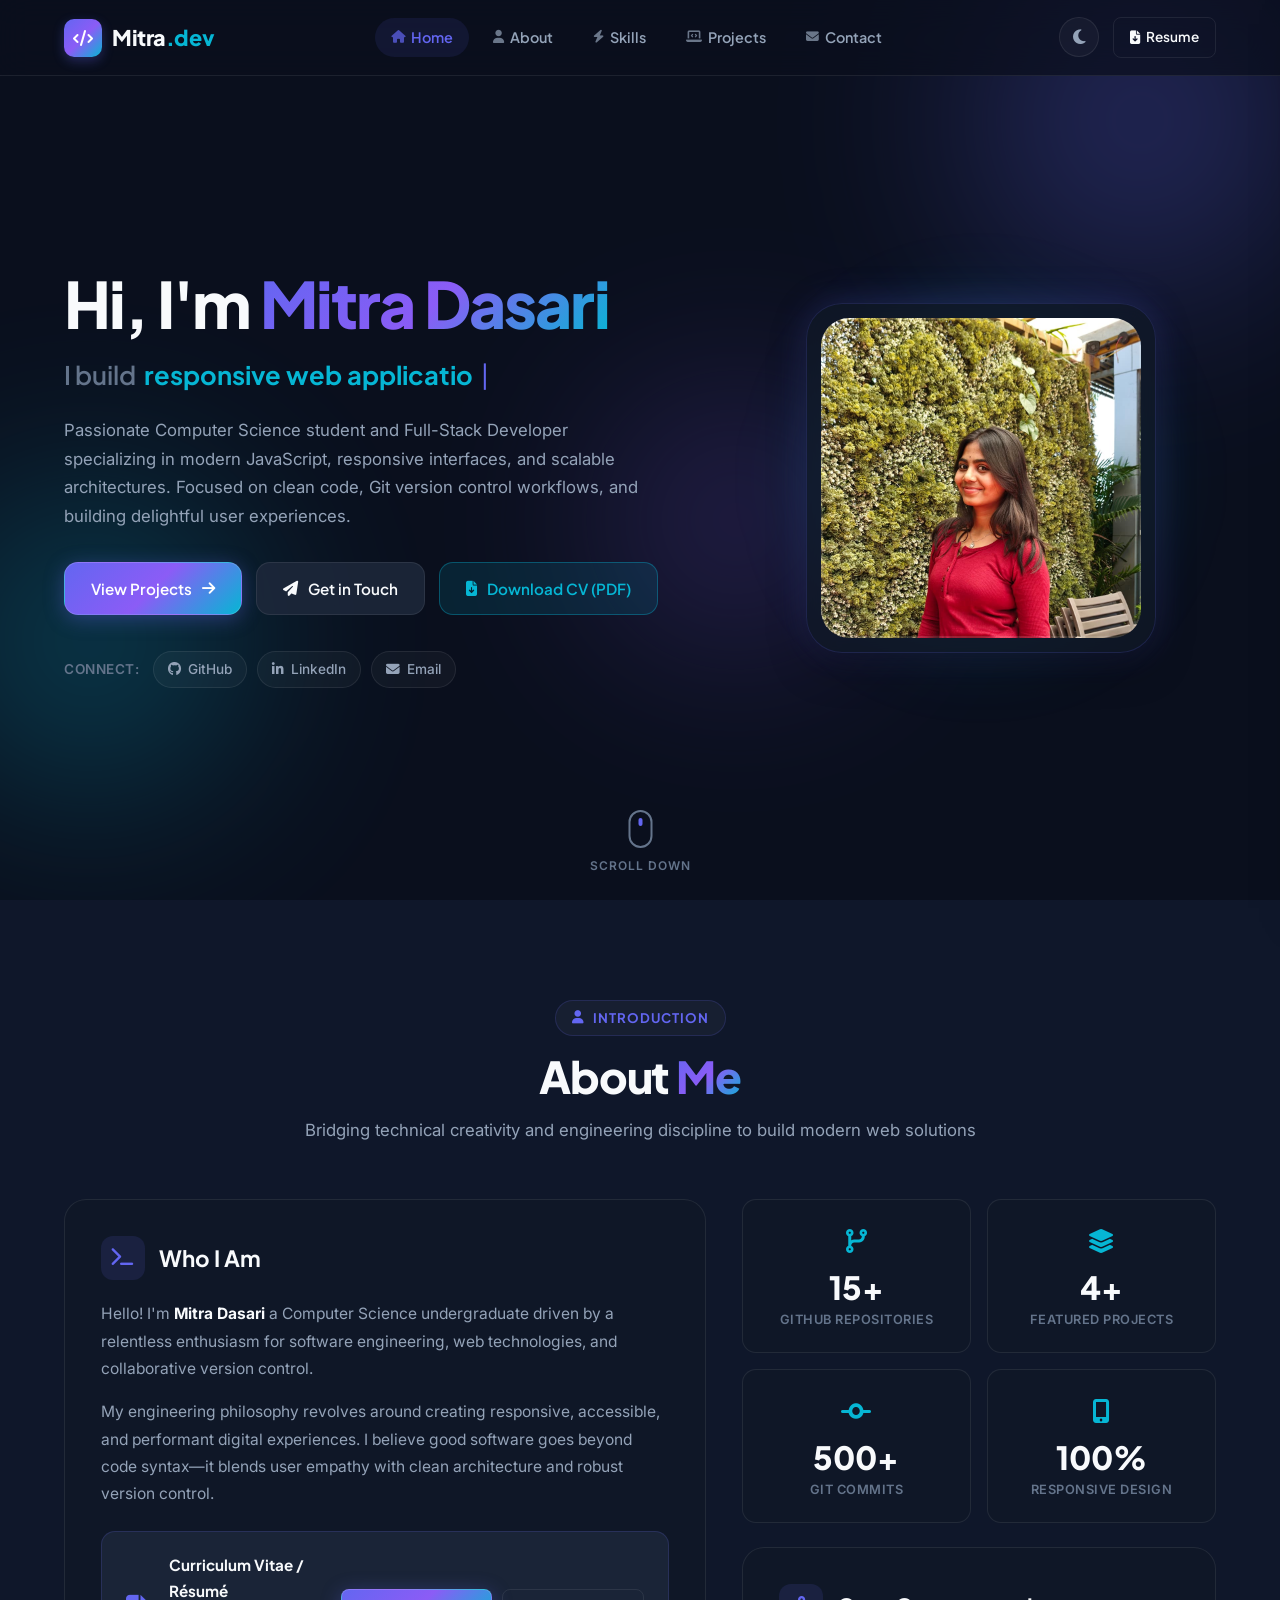
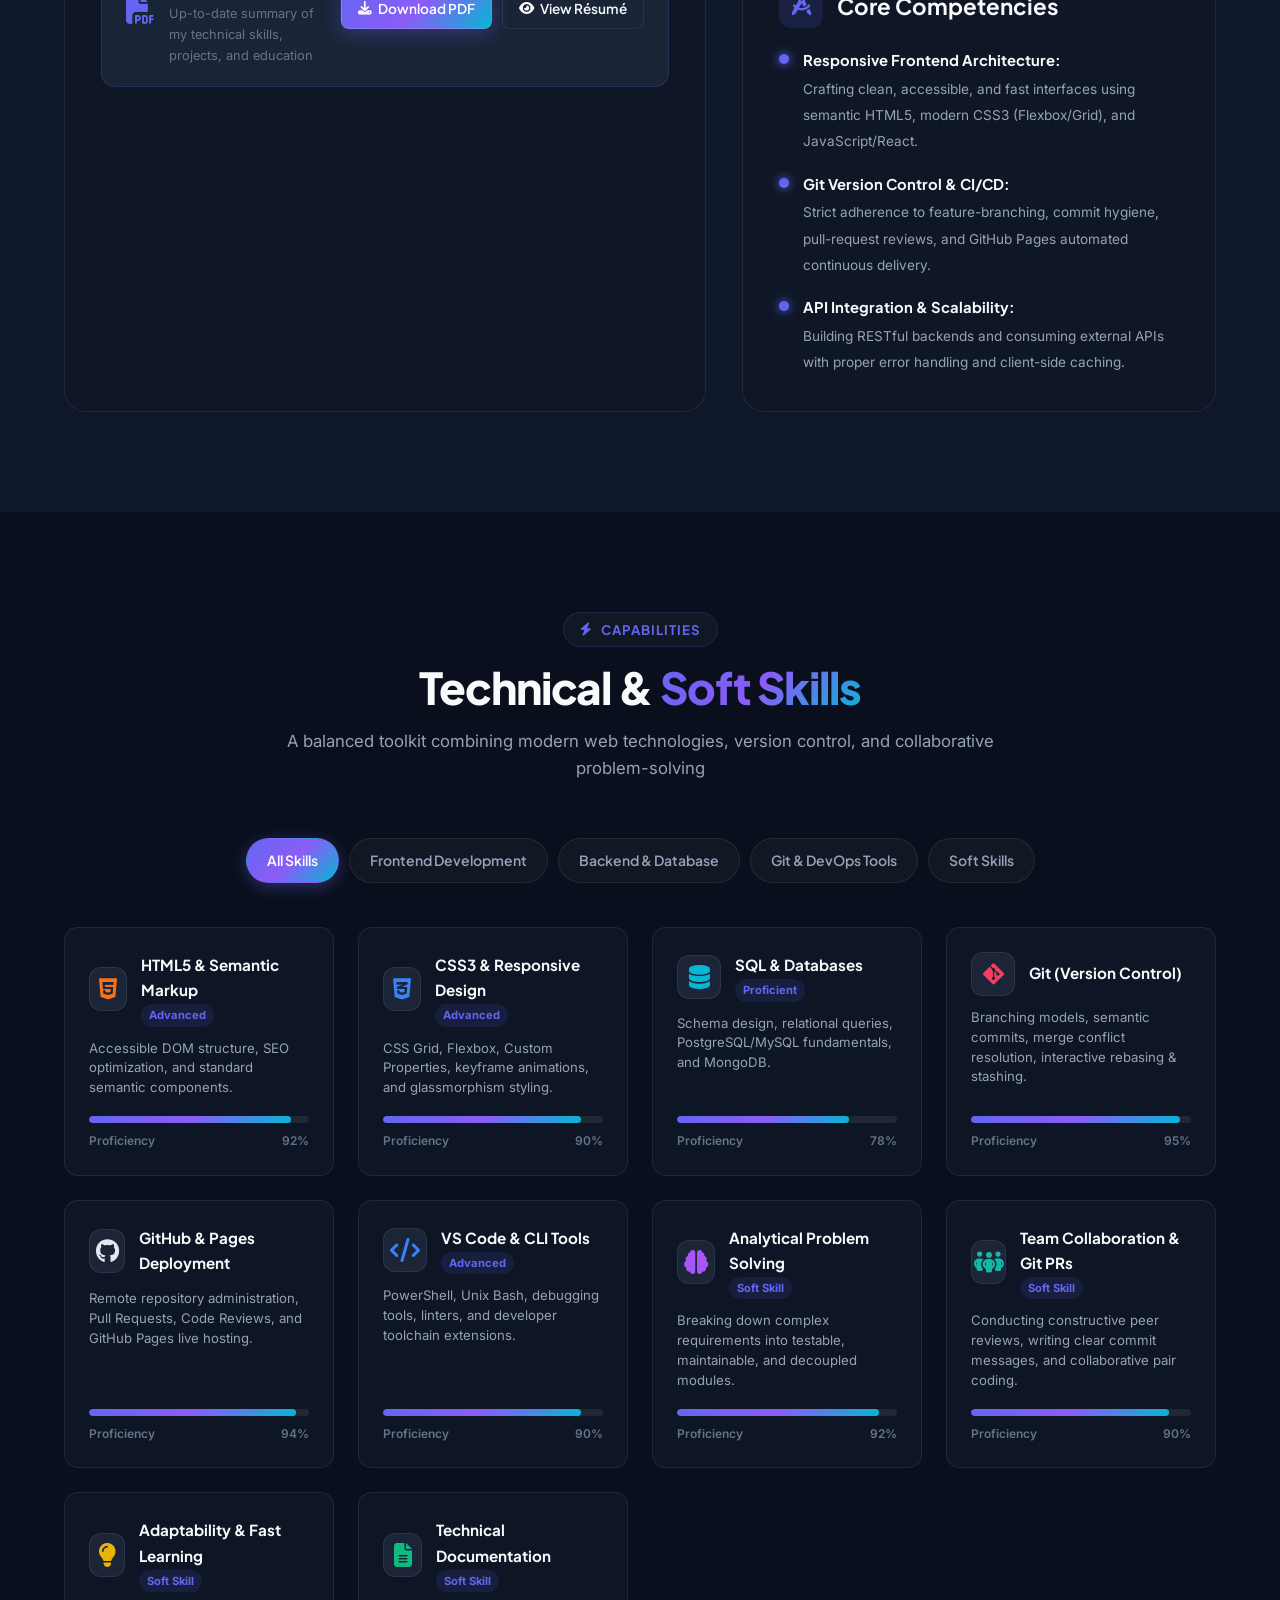
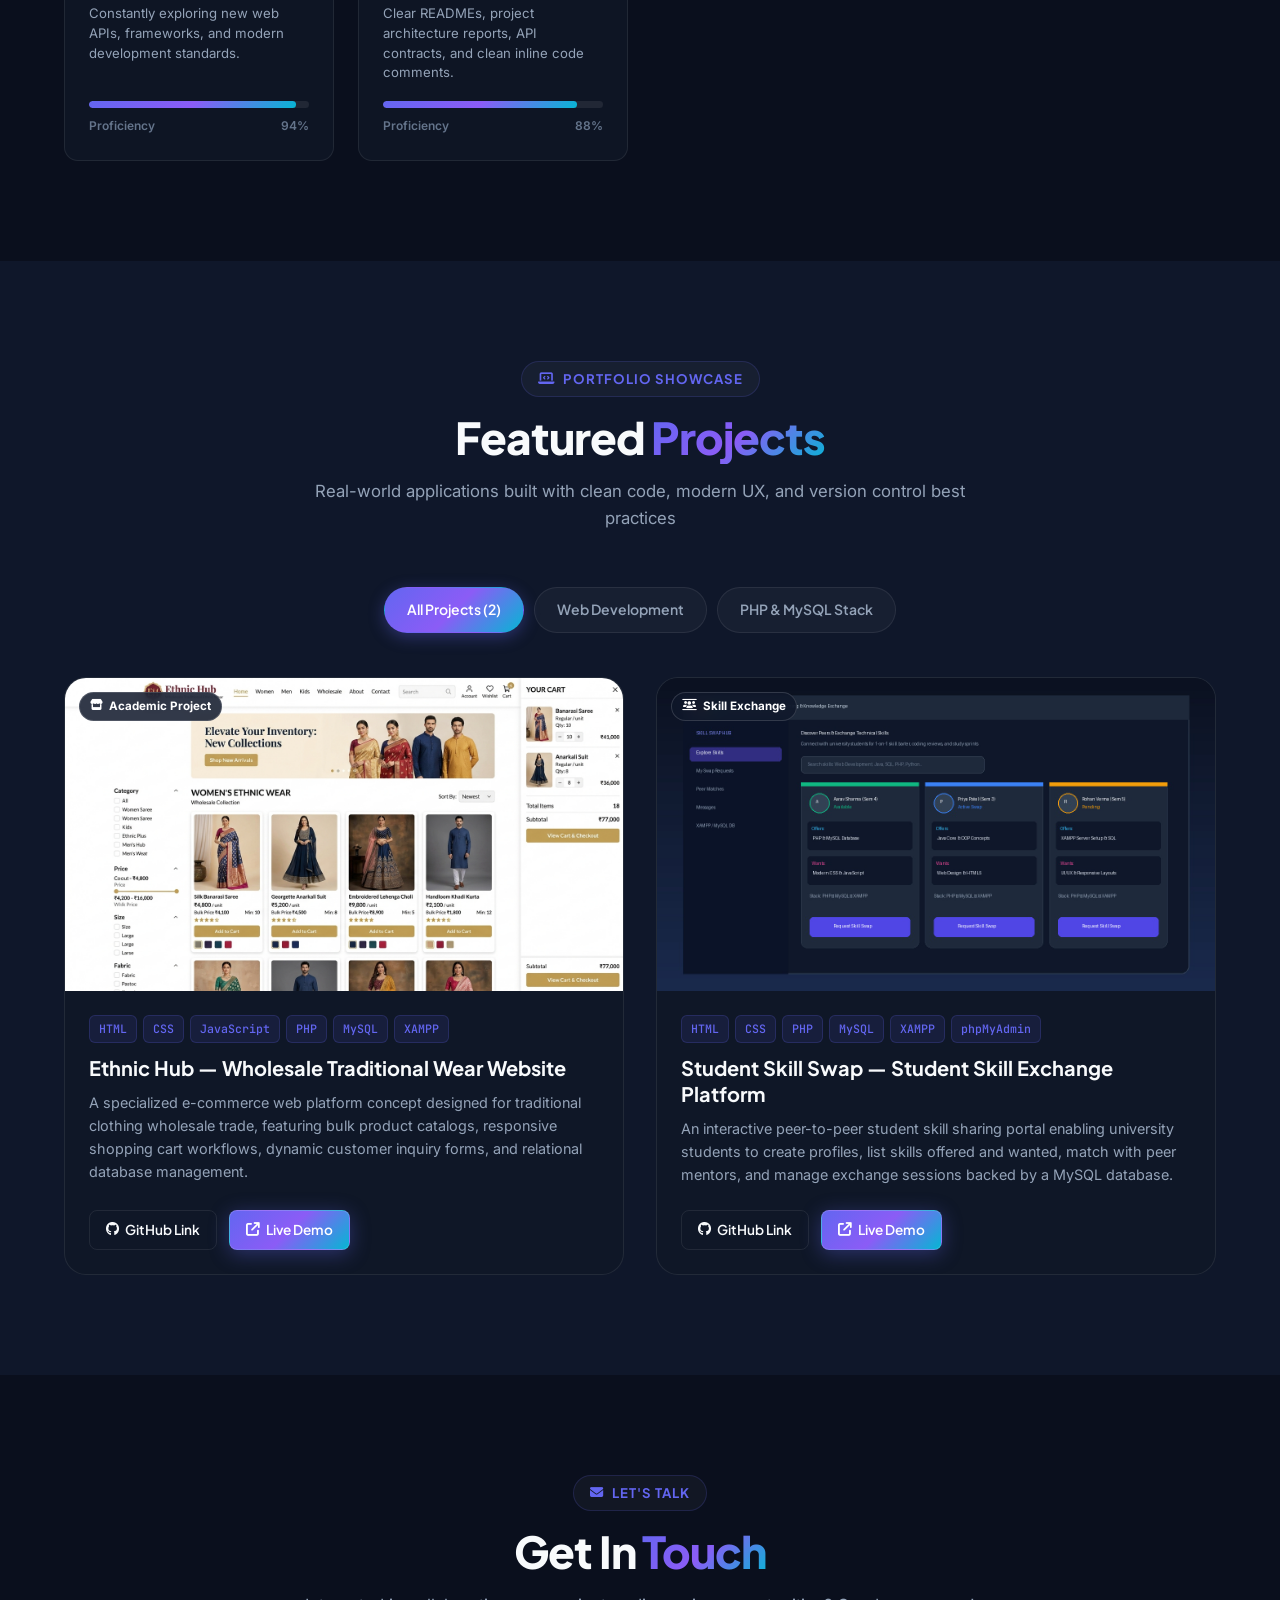
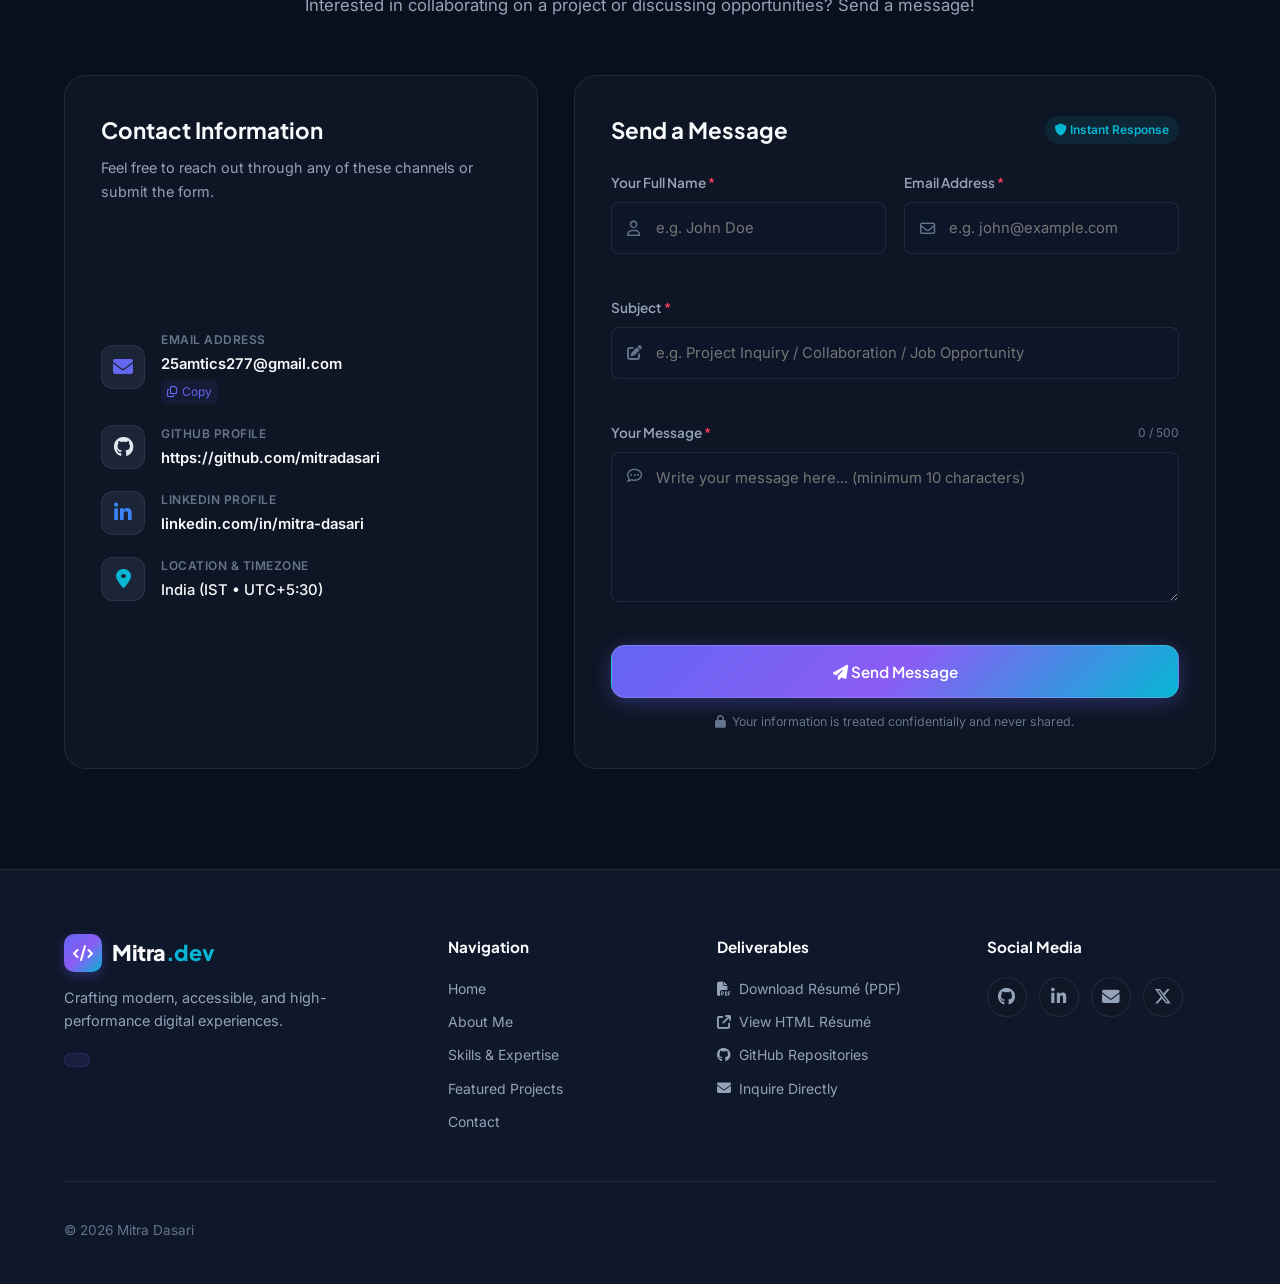
<file: index.html>
<!DOCTYPE html>
<html lang="en" data-theme="dark">
<head>
  <meta charset="UTF-8">
  <meta name="viewport" content="width=device-width, initial-scale=1.0">
  <title>Mitra Dasari | Full-Stack Developer & Software Engineering Portfolio</title>
  
  <!-- SEO Meta Tags -->
  <meta name="description" content="Personal portfolio of Mitra Dasari - Full-Stack Developer & Computer Science Student. Featuring web projects, technical skills in JavaScript, React, Node.js, and Git version control for IT4048.">
  <meta name="keywords" content="Mitra Dasari, Portfolio, Web Developer, Full-Stack Developer, IT4048, Version Control, Git, GitHub Pages, React, JavaScript">
  <meta name="author" content=" Mitra Dasari">
  <meta name="theme-color" content="#0a0f1d">
  
  <!-- Open Graph / Social Cards -->
  <meta property="og:type" content="website">
  <meta property="og:title" content="Mitra Dasari | Portfolio Website">
  <meta property="og:description" content="Explore my projects, technical skills, and resume. Developed for IT4048 Version Control with Git and GitHub.">
  <meta property="og:image" content="assets/images/profile.jpg">
  
  <!-- Favicon -->
  <link rel="icon" type="image/svg+xml" href="assets/images/favicon.svg">
  
  <!-- Google Fonts -->
  <link rel="preconnect" href="https://fonts.googleapis.com">
  <link rel="preconnect" href="https://fonts.gstatic.com" crossorigin>
  <link href="https://fonts.googleapis.com/css2?family=Inter:wght@300;400;500;600;700&family=Plus+Jakarta+Sans:wght@500;600;700;800&family=JetBrains+Mono:wght@400;500&display=swap" rel="stylesheet">
  
  <!-- Font Awesome 6 Icons -->
  <link rel="stylesheet" href="https://cdnjs.cloudflare.com/ajax/libs/font-awesome/6.5.1/css/all.min.css" integrity="sha512-DTOQO9RWCH3ppGqcWaEA1BIZOC6xxalwEsw9c2QQeAIftl+Vegovlnee1c9QX4TctnWMn13TZye+giMm8e2LwA==" crossorigin="anonymous" referrerpolicy="no-referrer" />
  
  <!-- Stylesheet -->
  <link rel="stylesheet" href="style.css">
</head>
<body>

  <!-- Top Navigation Bar -->
  <header class="header" id="header">
    <div class="nav-container">
      <a href="#home" class="logo" id="site-logo" aria-label="Mitra Dasari">
        <span class="logo-icon"><i class="fa-solid fa-code"></i></span>
        <span class="logo-text">Mitra<span class="logo-highlight">.dev</span></span>
      </a>

      <!-- Desktop Navigation Menu -->
      <nav class="nav-menu" id="nav-menu" aria-label="Main Navigation">
        <ul class="nav-list">
          <li class="nav-item"><a href="#home" class="nav-link active" id="nav-home"><i class="fa-solid fa-house nav-icon"></i> Home</a></li>
          <li class="nav-item"><a href="#about" class="nav-link" id="nav-about"><i class="fa-solid fa-user nav-icon"></i> About</a></li>
          <li class="nav-item"><a href="#skills" class="nav-link" id="nav-skills"><i class="fa-solid fa-bolt nav-icon"></i> Skills</a></li>
          <li class="nav-item"><a href="#projects" class="nav-link" id="nav-projects"><i class="fa-solid fa-laptop-code nav-icon"></i> Projects</a></li>
          <li class="nav-item"><a href="#contact" class="nav-link" id="nav-contact"><i class="fa-solid fa-envelope nav-icon"></i> Contact</a></li>
        </ul>
      </nav>

      <!-- Nav Actions (Theme Toggle, Resume Button, Mobile Hamburger) -->
      <div class="nav-actions">
        <!-- Theme Toggle Button -->
        <button class="theme-toggle" id="theme-toggle" aria-label="Toggle dark/light theme" title="Toggle theme">
          <i class="fa-solid fa-moon theme-icon-dark" id="theme-icon"></i>
        </button>

        <!-- Resume Download CTA in Header -->
        <a href="resume.pdf" download="Mitra_Dasari_Resume.pdf" class="btn btn-sm btn-outline header-resume-btn" id="header-resume-download" title="Download PDF Resume">
          <i class="fa-solid fa-file-arrow-down"></i>
          <span>Resume</span>
        </a>

        <!-- Mobile Menu Toggle Button -->
        <button class="hamburger" id="hamburger-btn" aria-label="Toggle mobile menu" aria-expanded="false">
          <span class="bar"></span>
          <span class="bar"></span>
          <span class="bar"></span>
        </button>
      </div>
    </div>
  </header>

  <!-- Mobile Navigation Drawer Overlay -->
  <div class="mobile-drawer-overlay" id="mobile-drawer-overlay"></div>
  <aside class="mobile-drawer" id="mobile-drawer" aria-label="Mobile Navigation">
    <div class="mobile-drawer-header">
      <div class="logo">
        <span class="logo-icon"><i class="fa-solid fa-code"></i></span>
        <span class="logo-text">Mitra<span class="logo-highlight">.dev</span></span>
      </div>
      <button class="mobile-close-btn" id="mobile-close-btn" aria-label="Close menu">
        <i class="fa-solid fa-xmark"></i>
      </button>
    </div>
    <ul class="mobile-nav-list">
      <li><a href="#home" class="mobile-nav-link active"><i class="fa-solid fa-house"></i> Home</a></li>
      <li><a href="#about" class="mobile-nav-link"><i class="fa-solid fa-user"></i> About Me</a></li>
      <li><a href="#skills" class="mobile-nav-link"><i class="fa-solid fa-bolt"></i> Skills & Stack</a></li>
      <li><a href="#projects" class="mobile-nav-link"><i class="fa-solid fa-laptop-code"></i> Projects</a></li>
      <li><a href="#contact" class="mobile-nav-link"><i class="fa-solid fa-envelope"></i> Contact</a></li>
    </ul>
    <div class="mobile-drawer-footer">
      <a href="resume.pdf" download="Mitra_Dasari_Resume.pdf" class="btn btn-primary btn-block">
        <i class="fa-solid fa-file-arrow-down"></i> Download Resume (PDF)
      </a>
      <div class="mobile-socials">
        <a href="https://github.com/mitradasari" target="_blank" rel="noopener noreferrer" aria-label="GitHub"><i class="fa-brands fa-github"></i></a>
        <a href="https://linkedin.com/in/mitra-dasari" target="_blank" rel="noopener noreferrer" aria-label="LinkedIn"><i class="fa-brands fa-linkedin-in"></i></a>
        <a href="mailto:mitradasari232@gmail.com" aria-label="Email"><i class="fa-solid fa-envelope"></i></a>
      </div>
    </div>
  </aside>

  <main id="main">
    <!-- SECTION 1: HOME / HERO -->
    <section class="hero-section" id="home">
      <!-- Background Decorative Blobs -->
      <div class="glow-orb orb-1"></div>
      <div class="glow-orb orb-2"></div>
      <div class="glow-orb orb-3"></div>

      <div class="container hero-container">
        <!-- Hero Text Content -->
        <div class="hero-content">
          <div>
            <span ></span>
          </div>

          <h1 class="hero-title">
            Hi, I'm <span class="gradient-text">Mitra Dasari</span>
          </h1>

          <div class="hero-tagline-wrapper">
            <span class="tagline-prefix">I build</span>
            <span class="typing-text" id="typing-text">responsive web applications</span>
            <span class="typing-cursor">|</span>
          </div>

          <p class="hero-description">
            Passionate Computer Science student and Full-Stack Developer specializing in modern JavaScript, responsive interfaces, and scalable architectures. Focused on clean code, Git version control workflows, and building delightful user experiences.
          </p>

          <!-- Action Buttons -->
          <div class="hero-actions">
            <a href="#projects" class="btn btn-primary" id="hero-btn-projects">
              <span>View Projects</span>
              <i class="fa-solid fa-arrow-right"></i>
            </a>
            <a href="#contact" class="btn btn-secondary" id="hero-btn-contact">
              <i class="fa-solid fa-paper-plane"></i>
              <span>Get in Touch</span>
            </a>
            <!-- Working Resume Download Button -->
            <a href="resume.pdf" download="Mitra_Dasari_Resume.pdf" class="btn btn-accent" id="hero-resume-download" title="Download PDF Resume">
              <i class="fa-solid fa-file-arrow-down"></i>
              <span>Download CV (PDF)</span>
            </a>
          </div>

          <!-- Social Quick Links -->
          <div class="hero-socials">
            <span class="socials-label">Connect:</span>
            <a href="https://github.com/mitradasari" target="_blank" rel="noopener noreferrer" class="social-chip" aria-label="GitHub Profile" title="GitHub">
              <i class="fa-brands fa-github"></i>
              <span>GitHub</span>
            </a>
            <a href="https://linkedin.com/in/mitra-dasari" target="_blank" rel="noopener noreferrer" class="social-chip" aria-label="LinkedIn Profile" title="LinkedIn">
              <i class="fa-brands fa-linkedin-in"></i>
              <span>LinkedIn</span>
            </a>
            <a href="mailto:mitradasari232@gmail.com" class="social-chip" aria-label="Direct Email" title="Email">
              <i class="fa-solid fa-envelope"></i>
              <span>Email</span>
            </a>
          </div>
        </div>

        <!-- Hero Visual / Photo Card -->
        <div class="hero-visual">
          <div class="profile-card-glow"></div>
          <div class="profile-card">
            <div class="profile-image-wrapper">
              <img src="assets/images/profile.jpg" alt="Portrait photo of Mitra Dasari" class="profile-img" id="hero-profile-img" loading="eager">
              <div class="profile-border-ring"></div>
            </div>

            <!-- Floating Badge 1: Git & GitHub
            <div class="floating-badge badge-top-right">
              <i class="fa-brands fa-git-alt text-git"></i>
              <div class="badge-text">
                <span class="badge-title">Git & GitHub</span>
                <span class="badge-subtitle">IT4048 Certified</span>
              </div>
            </div> -->

            <!-- Floating Badge 2: Full Stack -->
            <!-- <div class="floating-badge badge-bottom-left">
              <i class="fa-solid fa-layer-group text-accent"></i>
              <div class="badge-text">
                <span class="badge-title">Full-Stack</span>
                <span class="badge-subtitle">JS • React • Node</span>
              </div>
            </div> -->

            <!-- Floating Badge 3: GitHub Pages Live -->
            <!-- <div class="floating-badge badge-bottom-right">
              <i class="fa-solid fa-cloud-arrow-up text-cyan"></i>
              <div class="badge-text">
                <span class="badge-title">GitHub Pages</span>
                <span class="badge-subtitle">Live Deployed</span>
              </div>
            </div> -->
          </div>
        </div>
      </div>

      <!-- Scroll Indicator -->
      <a href="#about" class="scroll-indicator" aria-label="Scroll to About section">
        <span class="mouse-icon">
          <span class="wheel"></span>
        </span>
        <span class="scroll-text">Scroll Down</span>
      </a>
    </section>

    <!-- SECTION 2: ABOUT -->
    <section class="section about-section" id="about">
      <div class="container">
        <!-- Section Header -->
        <div class="section-header">
          <span class="section-tag"><i class="fa-solid fa-user"></i> Introduction</span>
          <h2 class="section-title">About <span class="gradient-text">Me</span></h2>
          <p class="section-subtitle">Bridging technical creativity and engineering discipline to build modern web solutions</p>
        </div>

        <div class="about-grid">
          <!-- Left Column: Biography & Background -->
          <div class="about-card bio-card">
            <div class="card-icon-header">
              <div class="icon-circle"><i class="fa-solid fa-terminal"></i></div>
              <h3>Who I Am</h3>
            </div>
            <p class="about-text">
              Hello! I'm <strong>Mitra Dasari </strong> a Computer Science undergraduate driven by a relentless enthusiasm for software engineering, web technologies, and collaborative version control.
            </p>
            <p class="about-text">
              My engineering philosophy revolves around creating responsive, accessible, and performant digital experiences. I believe good software goes beyond code syntax—it blends user empathy with clean architecture and robust version control.
            </p>
            

             
            <!-- <div class="course-highlight-box">
              <div class="course-badge"><i class="fa-solid fa-graduation-cap"></i> Course IT4048 Mini Project</div>
              <div class="course-info">
                <span><strong>Subject:</strong> IT4048 Version Control with Git and GitHub</span>
                <span><strong>Objective:</strong> Responsive Personal Portfolio with Live GitHub Pages Deployment</span>
              </div>
            </div> -->

            <!-- Resume Action Buttons Box -->
            <div class="about-resume-box">
              <div class="resume-box-text">
                <i class="fa-solid fa-file-pdf text-accent"></i>
                <div>
                  <strong>Curriculum Vitae / Résumé</strong>
                  <p>Up-to-date summary of my technical skills, projects, and education</p>
                </div>
              </div>
              <div class="resume-box-actions">
                <a href="resume.pdf" download="Mitra_Dasari_Resume.pdf" class="btn btn-primary btn-sm" id="about-resume-download">
                  <i class="fa-solid fa-download"></i> Download PDF
                </a>
                <button class="btn btn-outline btn-sm" id="view-resume-modal-btn">
                  <i class="fa-solid fa-eye"></i> View Résumé
                </button>
              </div>
            </div>
          </div>

          <!-- Right Column: Key Pillars & Live Metrics -->
          <div class="about-stats-container">
            <!-- Metric Cards -->
            <div class="stats-grid">
              <div class="stat-card">
                <div class="stat-icon"><i class="fa-solid fa-code-branch"></i></div>
                <div class="stat-number" data-count="15">15+</div>
                <div class="stat-label">GitHub Repositories</div>
              </div>
              <div class="stat-card">
                <div class="stat-icon"><i class="fa-solid fa-layer-group"></i></div>
                <div class="stat-number" data-count="4">4+</div>
                <div class="stat-label">Featured Projects</div>
              </div>
              <div class="stat-card">
                <div class="stat-icon"><i class="fa-solid fa-code-commit"></i></div>
                <div class="stat-number" data-count="500">500+</div>
                <div class="stat-label">Git Commits</div>
              </div>
              <div class="stat-card">
                <div class="stat-icon"><i class="fa-solid fa-mobile-screen-button"></i></div>
                <div class="stat-number">100%</div>
                <div class="stat-label">Responsive Design</div>
              </div>
            </div>

            <!-- Pillars / What I Focus On -->
            <div class="about-card pillars-card">
              <div class="card-icon-header">
                <div class="icon-circle"><i class="fa-solid fa-compass-drafting"></i></div>
                <h3>Core Competencies</h3>
              </div>
              <div class="pillars-list">
                <div class="pillar-item">
                  <div class="pillar-dot"></div>
                  <div>
                    <strong>Responsive Frontend Architecture:</strong>
                    <span>Crafting clean, accessible, and fast interfaces using semantic HTML5, modern CSS3 (Flexbox/Grid), and JavaScript/React.</span>
                  </div>
                </div>
                <div class="pillar-item">
                  <div class="pillar-dot"></div>
                  <div>
                    <strong>Git Version Control & CI/CD:</strong>
                    <span>Strict adherence to feature-branching, commit hygiene, pull-request reviews, and GitHub Pages automated continuous delivery.</span>
                  </div>
                </div>
                <div class="pillar-item">
                  <div class="pillar-dot"></div>
                  <div>
                    <strong>API Integration & Scalability:</strong>
                    <span>Building RESTful backends and consuming external APIs with proper error handling and client-side caching.</span>
                  </div>
                </div>
              </div>
            </div>
          </div>
        </div>
      </div>
    </section>

    <!-- SECTION 3: SKILLS -->
    <section class="section skills-section" id="skills">
      <div class="container">
        <!-- Section Header -->
        <div class="section-header">
          <span class="section-tag"><i class="fa-solid fa-bolt"></i> Capabilities</span>
          <h2 class="section-title">Technical & <span class="gradient-text">Soft Skills</span></h2>
          <p class="section-subtitle">A balanced toolkit combining modern web technologies, version control, and collaborative problem-solving</p>
        </div>

        <!-- Skill Filter Tabs -->
        <div class="skills-filter-nav" role="tablist" aria-label="Skills Category Filter">
          <button class="filter-tab active" data-filter="all" role="tab" aria-selected="true">All Skills</button>
          <button class="filter-tab" data-filter="frontend" role="tab" aria-selected="false">Frontend Development</button>
          <button class="filter-tab" data-filter="backend" role="tab" aria-selected="false">Backend & Database</button>
          <button class="filter-tab" data-filter="git-tools" role="tab" aria-selected="false">Git & DevOps Tools</button>
          <button class="filter-tab" data-filter="soft" role="tab" aria-selected="false">Soft Skills</button>
        </div>

        <!-- Skills Grid Container -->
        <div class="skills-grid" id="skills-grid">
          <!-- FRONTEND SKILLS -->
          <div class="skill-card" data-category="frontend">
            <div class="skill-card-top">
              <div class="skill-icon-box text-orange"><i class="fa-brands fa-html5"></i></div>
              <div class="skill-details">
                <span class="skill-name">HTML5 & Semantic Markup</span>
                <span class="skill-level-badge">Advanced</span>
              </div>
            </div>
            <p class="skill-desc">Accessible DOM structure, SEO optimization, and standard semantic components.</p>
            <div class="progress-bar-container">
              <div class="progress-bar-fill" data-progress="92%"></div>
            </div>
            <div class="progress-info">
              <span>Proficiency</span>
              <span class="progress-percent">92%</span>
            </div>
          </div>

          <div class="skill-card" data-category="frontend">
            <div class="skill-card-top">
              <div class="skill-icon-box text-blue"><i class="fa-brands fa-css3-alt"></i></div>
              <div class="skill-details">
                <span class="skill-name">CSS3 & Responsive Design</span>
                <span class="skill-level-badge">Advanced</span>
              </div>
            </div>
            <p class="skill-desc">CSS Grid, Flexbox, Custom Properties, keyframe animations, and glassmorphism styling.</p>
            <div class="progress-bar-container">
              <div class="progress-bar-fill" data-progress="90%"></div>
            </div>
            <div class="progress-info">
              <span>Proficiency</span>
              <span class="progress-percent">90%</span>
            </div>
          </div>

          


          <!-- BACKEND & DATABASE -->
          

          

          <div class="skill-card" data-category="backend">
            <div class="skill-card-top">
              <div class="skill-icon-box text-cyan"><i class="fa-solid fa-database"></i></div>
              <div class="skill-details">
                <span class="skill-name">SQL & Databases</span>
                <span class="skill-level-badge">Proficient</span>
              </div>
            </div>
            <p class="skill-desc">Schema design, relational queries, PostgreSQL/MySQL fundamentals, and MongoDB.</p>
            <div class="progress-bar-container">
              <div class="progress-bar-fill" data-progress="78%"></div>
            </div>
            <div class="progress-info">
              <span>Proficiency</span>
              <span class="progress-percent">78%</span>
            </div>
          </div>

          <!-- GIT & DEVOPS TOOLS (SUBJECT FOCUS) -->
          <div class="skill-card" data-category="git-tools">
            <div class="skill-card-top">
              <div class="skill-icon-box text-git"><i class="fa-brands fa-git-alt"></i></div>
              <div class="skill-details">
                <span class="skill-name">Git (Version Control)</span>
                <span"><i></i></span>
              </div>
            </div>
            <p class="skill-desc">Branching models, semantic commits, merge conflict resolution, interactive rebasing & stashing.</p>
            <div class="progress-bar-container">
              <div class="progress-bar-fill" data-progress="95%"></div>
            </div>
            <div class="progress-info">
              <span>Proficiency</span>
              <span class="progress-percent">95%</span>
            </div>
          </div>

          <div class="skill-card" data-category="git-tools">
            <div class="skill-card-top">
              <div class="skill-icon-box text-light"><i class="fa-brands fa-github"></i></div>
              <div class="skill-details">
                <span class="skill-name">GitHub & Pages Deployment</span>
                <span><i></i></span>
              </div>
            </div>
            <p class="skill-desc">Remote repository administration, Pull Requests, Code Reviews, and GitHub Pages live hosting.</p>
            <div class="progress-bar-container">
              <div class="progress-bar-fill" data-progress="94%"></div>
            </div>
            <div class="progress-info">
              <span>Proficiency</span>
              <span class="progress-percent">94%</span>
            </div>
          </div>

          <div class="skill-card" data-category="git-tools">
            <div class="skill-card-top">
              <div class="skill-icon-box text-blue"><i class="fa-solid fa-code"></i></div>
              <div class="skill-details">
                <span class="skill-name">VS Code & CLI Tools</span>
                <span class="skill-level-badge">Advanced</span>
              </div>
            </div>
            <p class="skill-desc">PowerShell, Unix Bash, debugging tools, linters, and developer toolchain extensions.</p>
            <div class="progress-bar-container">
              <div class="progress-bar-fill" data-progress="90%"></div>
            </div>
            <div class="progress-info">
              <span>Proficiency</span>
              <span class="progress-percent">90%</span>
            </div>
          </div>

          <!-- SOFT SKILLS -->
          <div class="skill-card" data-category="soft">
            <div class="skill-card-top">
              <div class="skill-icon-box text-purple"><i class="fa-solid fa-brain"></i></div>
              <div class="skill-details">
                <span class="skill-name">Analytical Problem Solving</span>
                <span class="skill-level-badge">Soft Skill</span>
              </div>
            </div>
            <p class="skill-desc">Breaking down complex requirements into testable, maintainable, and decoupled modules.</p>
            <div class="progress-bar-container">
              <div class="progress-bar-fill" data-progress="92%"></div>
            </div>
            <div class="progress-info">
              <span>Proficiency</span>
              <span class="progress-percent">92%</span>
            </div>
          </div>

          <div class="skill-card" data-category="soft">
            <div class="skill-card-top">
              <div class="skill-icon-box text-teal"><i class="fa-solid fa-people-group"></i></div>
              <div class="skill-details">
                <span class="skill-name">Team Collaboration & Git PRs</span>
                <span class="skill-level-badge">Soft Skill</span>
              </div>
            </div>
            <p class="skill-desc">Conducting constructive peer reviews, writing clear commit messages, and collaborative pair coding.</p>
            <div class="progress-bar-container">
              <div class="progress-bar-fill" data-progress="90%"></div>
            </div>
            <div class="progress-info">
              <span>Proficiency</span>
              <span class="progress-percent">90%</span>
            </div>
          </div>

          <div class="skill-card" data-category="soft">
            <div class="skill-card-top">
              <div class="skill-icon-box text-yellow"><i class="fa-solid fa-lightbulb"></i></div>
              <div class="skill-details">
                <span class="skill-name">Adaptability & Fast Learning</span>
                <span class="skill-level-badge">Soft Skill</span>
              </div>
            </div>
            <p class="skill-desc">Constantly exploring new web APIs, frameworks, and modern development standards.</p>
            <div class="progress-bar-container">
              <div class="progress-bar-fill" data-progress="94%"></div>
            </div>
            <div class="progress-info">
              <span>Proficiency</span>
              <span class="progress-percent">94%</span>
            </div>
          </div>

          <div class="skill-card" data-category="soft">
            <div class="skill-card-top">
              <div class="skill-icon-box text-green"><i class="fa-solid fa-file-lines"></i></div>
              <div class="skill-details">
                <span class="skill-name">Technical Documentation</span>
                <span class="skill-level-badge">Soft Skill</span>
              </div>
            </div>
            <p class="skill-desc">Clear READMEs, project architecture reports, API contracts, and clean inline code comments.</p>
            <div class="progress-bar-container">
              <div class="progress-bar-fill" data-progress="88%"></div>
            </div>
            <div class="progress-info">
              <span>Proficiency</span>
              <span class="progress-percent">88%</span>
            </div>
          </div>
        </div>
      </div>
    </section>

    <!-- SECTION 4: PROJECTS -->
    <section class="section projects-section" id="projects">
      <div class="container">
        <!-- Section Header -->
        <div class="section-header">
          <span class="section-tag"><i class="fa-solid fa-laptop-code"></i> Portfolio Showcase</span>
          <h2 class="section-title">Featured <span class="gradient-text">Projects</span></h2>
          <p class="section-subtitle">Real-world applications built with clean code, modern UX, and version control best practices</p>
        </div>

        <!-- Project Filter Buttons -->
        <div class="project-filter-nav" role="tablist" aria-label="Project Category Filter">
          <button class="project-filter-btn active" data-filter="all">All Projects (2)</button>
          <button class="project-filter-btn" data-filter="web">Web Development</button>
          <button class="project-filter-btn" data-filter="fullstack">PHP & MySQL Stack</button>
        </div>

        <!-- Projects Grid -->
        <div class="projects-grid" id="projects-grid">
          
          <!-- PROJECT 1: Ethnic Hub -->
          <article class="project-card" data-category="web" id="project-ethnichub">
            <div class="project-media">
              <img src="assets/images/project-ethnichub.jpg" alt="Ethnic Hub Wholesale Traditional Wear Website Preview" class="project-img" loading="lazy">
              <div class="project-overlay">
                <button class="btn btn-sm btn-light open-modal-btn" data-project="ethnichub" aria-label="Quick View Ethnic Hub project">
                  <i class="fa-solid fa-expand"></i> Quick Details
                </button>
              </div>
              <span class="project-badge"><i class="fa-solid fa-store"></i> Academic Project</span>
            </div>
            <div class="project-body">
              <div class="project-tags">
                <span class="tech-tag">HTML</span>
                <span class="tech-tag">CSS</span>
                <span class="tech-tag">JavaScript</span>
                <span class="tech-tag">PHP</span>
                <span class="tech-tag">MySQL</span>
                <span class="tech-tag">XAMPP</span>
              </div>
              <h3 class="project-title">Ethnic Hub — Wholesale Traditional Wear Website</h3>
              <p class="project-desc">
                A specialized e-commerce web platform concept designed for traditional clothing wholesale trade, featuring bulk product catalogs, responsive shopping cart workflows, dynamic customer inquiry forms, and relational database management.
              </p>
              <div class="project-footer">
                <a href="https://github.com/mitradasari/ethnichub" target="_blank" rel="noopener noreferrer" class="btn btn-outline btn-sm" aria-label="Ethnic Hub GitHub Repository">
                  <i class="fa-brands fa-github"></i> GitHub Link
                </a>
                <a href="https://mitradasari.github.io/ethnichub/" target="_blank" rel="noopener noreferrer" class="btn btn-primary btn-sm" aria-label="Ethnic Hub Live Demo">
                  <i class="fa-solid fa-arrow-up-right-from-square"></i> Live Demo
                </a>
              </div>
            </div>
          </article>

          <!-- PROJECT 2: Student Skill Swap -->
          <article class="project-card" data-category="fullstack" id="project-studentskillswap">
            <div class="project-media">
              <img src="assets/images/project-studentskillswap.jpg" alt="Student Skill Swap Platform Preview" class="project-img" loading="lazy">
              <div class="project-overlay">
                <button class="btn btn-sm btn-light open-modal-btn" data-project="studentskillswap" aria-label="Quick View Student Skill Swap project">
                  <i class="fa-solid fa-expand"></i> Quick Details
                </button>
              </div>
              <span class="project-badge"><i class="fa-solid fa-users-between-lines"></i> Skill Exchange</span>
            </div>
            <div class="project-body">
              <div class="project-tags">
                <span class="tech-tag">HTML</span>
                <span class="tech-tag">CSS</span>
                <span class="tech-tag">PHP</span>
                <span class="tech-tag">MySQL</span>
                <span class="tech-tag">XAMPP</span>
                <span class="tech-tag">phpMyAdmin</span>
              </div>
              <h3 class="project-title">Student Skill Swap — Student Skill Exchange Platform</h3>
              <p class="project-desc">
                An interactive peer-to-peer student skill sharing portal enabling university students to create profiles, list skills offered and wanted, match with peer mentors, and manage exchange sessions backed by a MySQL database.
              </p>
              <div class="project-footer">
                <a href="https://github.com/mitradasari/skill-exchange" target="_blank" rel="noopener noreferrer" class="btn btn-outline btn-sm" aria-label="Student Skill Swap GitHub Repository">
                  <i class="fa-brands fa-github"></i> GitHub Link
                </a>
                <a href="https://mitradasari.github.io/student-skill-swap" target="_blank" rel="noopener noreferrer" class="btn btn-primary btn-sm" aria-label="Student Skill Swap Live Demo">
                  <i class="fa-solid fa-arrow-up-right-from-square"></i> Live Demo
                </a>
              </div>
            </div>
          </article>

        </div>
      </div>
    </section>

    <!-- SECTION 5: CONTACT -->
    <section class="section contact-section" id="contact">
      <div class="container">
        <!-- Section Header -->
        <div class="section-header">
          <span class="section-tag"><i class="fa-solid fa-envelope"></i> Let's Talk</span>
          <h2 class="section-title">Get In <span class="gradient-text">Touch</span></h2>
          <p class="section-subtitle">Interested in collaborating on a project or discussing opportunities? Send a message!</p>
        </div>

        <div class="contact-wrapper">
          <!-- Left Column: Contact Cards & Socials -->
          <div class="contact-sidebar">
            <div class="contact-info-card">
              <div class="info-card-header">
                <h3>Contact Information</h3>
                <p>Feel free to reach out through any of these channels or submit the form.</p>
              </div>

              <div class="info-items-list">
                <!-- Email Item -->
                <div class="info-item">
                  <div class="info-icon text-indigo"><i class="fa-solid fa-envelope"></i></div>
                  <div class="info-details">
                    <span class="info-label">Email Address</span>
                    <a href="mailto:25amtics277@gmail.com" class="info-link" id="email-link">25amtics277@gmail.com</a>
                    <button class="copy-btn" id="copy-email-btn" title="Copy email address" aria-label="Copy email">
                      <i class="fa-regular fa-copy"></i> <span>Copy</span>
                    </button>
                  </div>
                </div>

                <!-- GitHub Item -->
                <div class="info-item">
                  <div class="info-icon text-light"><i class="fa-brands fa-github"></i></div>
                  <div class="info-details">
                    <span class="info-label">GitHub Profile</span>
                    <a href="https://github.com/mitradasari" target="_blank" rel="noopener noreferrer" class="info-link">https://github.com/mitradasari</a>
                  </div>
                </div>

                <!-- LinkedIn Item -->
                <div class="info-item">
                  <div class="info-icon text-blue"><i class="fa-brands fa-linkedin-in"></i></div>
                  <div class="info-details">
                    <span class="info-label">LinkedIn Profile</span>
                    <a href="https://linkedin.com/in/mitra-dasari" target="_blank" rel="noopener noreferrer" class="info-link">linkedin.com/in/mitra-dasari</a>
                  </div>
                </div>

                <!-- Location Item -->
                <div class="info-item">
                  <div class="info-icon text-cyan"><i class="fa-solid fa-location-dot"></i></div>
                  <div class="info-details">
                    <span class="info-label">Location & Timezone</span>
                    <span class="info-text">India (IST • UTC+5:30)</span>
                  </div>
                </div>
              </div>

              <!-- Quick Status -->
              <div >
                <div >
                  <span ></span>
                  <span ></span>
                </div>
                <div>
                  <span></span>
                </div>
              </div>
            </div>
          </div>

          <!-- Right Column: Interactive Contact Form -->
          <div class="contact-form-container">
            <form class="contact-form" id="contact-form" novalidate>
              <div class="form-title-bar">
                <h3>Send a Message</h3>
                <span class="form-badge"><i class="fa-solid fa-shield"></i> Instant Response</span>
              </div>

              <!-- Form Alert / Feedback Box -->
              <div class="form-alert" id="form-alert" role="alert" style="display: none;"></div>

              <div class="form-row">
                <!-- Name Field -->
                <div class="form-group">
                  <label for="contact-name">Your Full Name <span class="required">*</span></label>
                  <div class="input-wrapper">
                    <i class="fa-regular fa-user input-icon"></i>
                    <input type="text" id="contact-name" name="name" class="form-control" placeholder="e.g. John Doe" required autocomplete="name">
                  </div>
                  <span class="error-msg" id="name-error"></span>
                </div>

                <!-- Email Field -->
                <div class="form-group">
                  <label for="contact-email">Email Address <span class="required">*</span></label>
                  <div class="input-wrapper">
                    <i class="fa-regular fa-envelope input-icon"></i>
                    <input type="email" id="contact-email" name="email" class="form-control" placeholder="e.g. john@example.com" required autocomplete="email">
                  </div>
                  <span class="error-msg" id="email-error"></span>
                </div>
              </div>

              <!-- Subject Field -->
              <div class="form-group">
                <label for="contact-subject">Subject <span class="required">*</span></label>
                <div class="input-wrapper">
                  <i class="fa-solid fa-pen-to-square input-icon"></i>
                  <input type="text" id="contact-subject" name="subject" class="form-control" placeholder="e.g. Project Inquiry / Collaboration / Job Opportunity" required>
                </div>
                <span class="error-msg" id="subject-error"></span>
              </div>

              <!-- Message Field -->
              <div class="form-group">
                <div class="message-label-row">
                  <label for="contact-message">Your Message <span class="required">*</span></label>
                  <span class="char-count" id="char-counter">0 / 500</span>
                </div>
                <div class="input-wrapper textarea-wrapper">
                  <i class="fa-regular fa-comment-dots input-icon"></i>
                  <textarea id="contact-message" name="message" class="form-control" rows="5" placeholder="Write your message here... (minimum 10 characters)" maxlength="500" required></textarea>
                </div>
                <span class="error-msg" id="message-error"></span>
              </div>

              <!-- Submit Button -->
              <button type="submit" class="btn btn-primary btn-block submit-btn" id="contact-submit-btn">
                <span class="btn-text"><i class="fa-solid fa-paper-plane"></i> Send Message</span>
                <span class="btn-loader" style="display: none;"><i class="fa-solid fa-spinner fa-spin"></i> Sending...</span>
              </button>

              <p class="form-privacy-note">
                <i class="fa-solid fa-lock"></i> Your information is treated confidentially and never shared.
              </p>
            </form>
          </div>
        </div>
      </div>
    </section>
  </main>

  <!-- FOOTER -->
  <footer class="footer">
    <div class="container footer-container">
      <div class="footer-top">
        <div class="footer-brand">
          <a href="#home" class="logo">
            <span class="logo-icon"><i class="fa-solid fa-code"></i></span>
            <span class="logo-text">Mitra<span class="logo-highlight">.dev</span></span>
          </a>
          <p class="footer-tagline">Crafting modern, accessible, and high-performance digital experiences.</p>
          <div class="footer-course-tag">
          </div>
        </div>

        <div class="footer-links-group">
          <h4>Navigation</h4>
          <ul>
            <li><a href="#home">Home</a></li>
            <li><a href="#about">About Me</a></li>
            <li><a href="#skills">Skills & Expertise</a></li>
            <li><a href="#projects">Featured Projects</a></li>
            <li><a href="#contact">Contact</a></li>
          </ul>
        </div>

        <div class="footer-links-group">
          <h4>Deliverables</h4>
          <ul>
            <li><a href="resume.pdf" download="Mitra_Dasari_Resume.pdf"><i class="fa-solid fa-file-pdf"></i> Download Résumé (PDF)</a></li>
            <li><a href="resume.html" target="_blank"><i class="fa-solid fa-arrow-up-right-from-square"></i> View HTML Résumé</a></li>
            <li><a href="https://github.com/mitradasari" target="_blank" rel="noopener noreferrer"><i class="fa-brands fa-github"></i> GitHub Repositories</a></li>
            <li><a href="#contact"><i class="fa-solid fa-envelope"></i> Inquire Directly</a></li>
          </ul>
        </div>

        <div class="footer-links-group">
          <h4>Social Media</h4>
          <div class="footer-social-icons">
            <a href="https://github.com/mitradasari" target="_blank" rel="noopener noreferrer" aria-label="GitHub Profile" title="GitHub"><i class="fa-brands fa-github"></i></a>
            <a href="https://linkedin.com/in/mitra-dasari" target="_blank" rel="noopener noreferrer" aria-label="LinkedIn Profile" title="LinkedIn"><i class="fa-brands fa-linkedin-in"></i></a>
            <a href="mailto:mitradasari232@gmail.com" aria-label="Email" title="Email"><i class="fa-solid fa-envelope"></i></a>
            <a href="https://twitter.com" target="_blank" rel="noopener noreferrer" aria-label="Twitter / X" title="Twitter"><i class="fa-brands fa-x-twitter"></i></a>
          </div>
        </div>
      </div>

      <div class="footer-bottom">
        <p class="copyright">
          &copy; 2026 Mitra Dasari
        </p>
        <button class="back-to-top" id="back-to-top" aria-label="Scroll to top of page" title="Back to top">
          <i class="fa-solid fa-chevron-up"></i>
        </button>
      </div>
    </div>
  </footer>

  <!-- RESUME VIEW MODAL -->
  <div class="modal" id="resume-modal" role="dialog" aria-modal="true" aria-labelledby="resume-modal-title">
    <div class="modal-backdrop" id="resume-modal-backdrop"></div>
    <div class="modal-dialog modal-lg">
      <div class="modal-content">
        <div class="modal-header">
          <h3 class="modal-title" id="resume-modal-title"><i class="fa-solid fa-file-pdf text-accent"></i> Mitra Dasari — Résumé</h3>
          <button class="modal-close-btn" id="resume-modal-close" aria-label="Close modal">
            <i class="fa-solid fa-xmark"></i>
          </button>
        </div>
        <div class="modal-body resume-modal-body">
          <iframe src="resume.html" title="Mitra Dasari Resume" class="resume-iframe" id="resume-iframe"></iframe>
        </div>
        <div class="modal-footer">
          <a href="resume.pdf" download="Mitra_Dasari_Resume.pdf" class="btn btn-primary" id="modal-resume-download">
            <i class="fa-solid fa-download"></i> Download PDF
          </a>
          <a href="resume.html" target="_blank" class="btn btn-outline">
            <i class="fa-solid fa-arrow-up-right-from-square"></i> Open in New Tab
          </a>
          <button class="btn btn-secondary" id="modal-resume-dismiss">Close</button>
        </div>
      </div>
    </div>
  </div>

  <!-- PROJECT DETAILS QUICK VIEW MODAL -->
  <div class="modal" id="project-modal" role="dialog" aria-modal="true" aria-labelledby="project-modal-title">
    <div class="modal-backdrop" id="project-modal-backdrop"></div>
    <div class="modal-dialog">
      <div class="modal-content">
        <div class="modal-header">
          <h3 class="modal-title" id="project-modal-title">Project Details</h3>
          <button class="modal-close-btn" id="project-modal-close" aria-label="Close modal">
            <i class="fa-solid fa-xmark"></i>
          </button>
        </div>
        <div class="modal-body" id="project-modal-content">
          <!-- Dynamically populated via script.js -->
        </div>
        <div class="modal-footer" id="project-modal-footer">
          <!-- Action buttons dynamically inserted -->
        </div>
      </div>
    </div>
  </div>

  <!-- TOAST NOTIFICATION CONTAINER -->
  <div class="toast-container" id="toast-container" aria-live="polite"></div>

  <!-- Main Application Script -->
  <script src="script.js"></script>
</body>
</html>
</file>
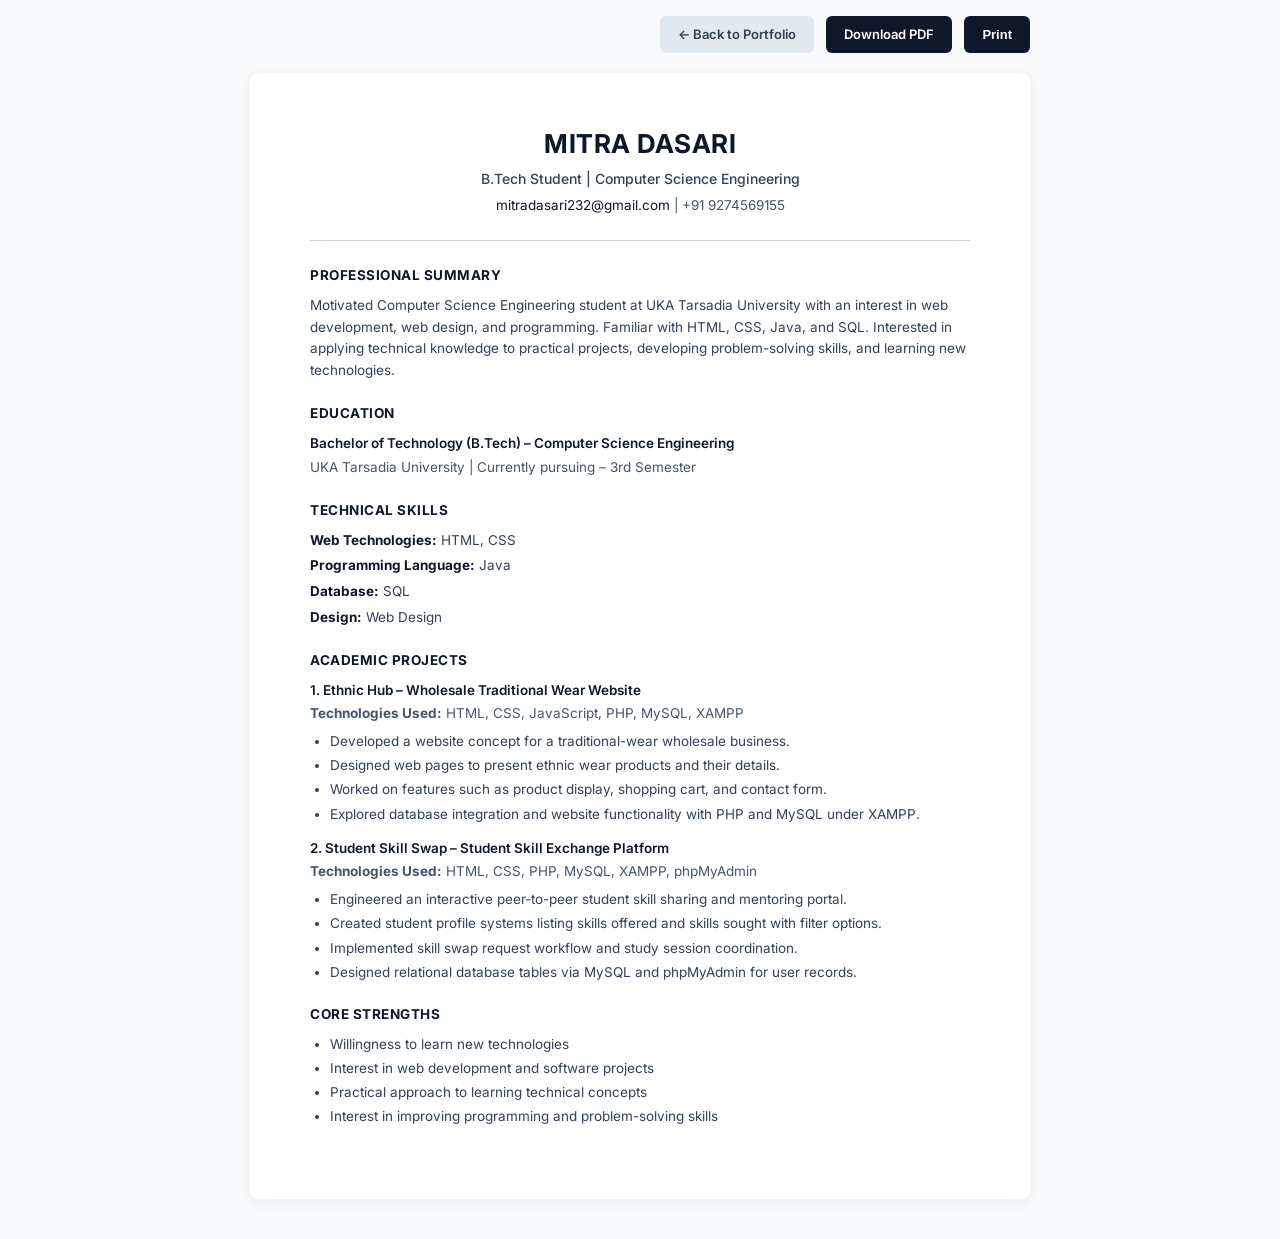
<file: resume.html>
<!DOCTYPE html>
<html lang="en">
<head>
  <meta charset="UTF-8">
  <meta name="viewport" content="width=device-width, initial-scale=1.0">
  <title>Resume - Mitra Dasari</title>
  <link rel="preconnect" href="https://fonts.googleapis.com">
  <link rel="preconnect" href="https://fonts.gstatic.com" crossorigin>
  <link href="https://fonts.googleapis.com/css2?family=Inter:wght@400;500;600;700&display=swap" rel="stylesheet">
  <style>
    @page {
      size: A4;
      margin: 18mm 20mm;
    }
    * {
      box-sizing: border-box;
      margin: 0;
      padding: 0;
    }
    body {
      font-family: 'Inter', -apple-system, BlinkMacSystemFont, "Segoe UI", Roboto, sans-serif;
      color: #1e293b;
      background: #f8fafc;
      line-height: 1.6;
      font-size: 14px;
      -webkit-print-color-adjust: exact;
      print-color-adjust: exact;
    }
    .print-bar {
      max-width: 780px;
      margin: 16px auto 0;
      display: flex;
      justify-content: flex-end;
      gap: 12px;
    }
    .btn-print {
      display: inline-flex;
      align-items: center;
      gap: 8px;
      background: #0f172a;
      color: #fff;
      padding: 8px 18px;
      border-radius: 6px;
      font-weight: 600;
      font-size: 13px;
      text-decoration: none;
      cursor: pointer;
      border: none;
      transition: background 0.2s;
    }
    .btn-print:hover {
      background: #334155;
    }
    .btn-back {
      background: #e2e8f0;
      color: #334155;
    }
    .btn-back:hover {
      background: #cbd5e1;
    }
    .resume-container {
      max-width: 780px;
      margin: 20px auto 40px;
      background: #ffffff;
      padding: 50px 60px;
      border-radius: 8px;
      box-shadow: 0 4px 20px rgba(0,0,0,0.06);
    }
    @media print {
      body {
        background: #ffffff;
      }
      .resume-container {
        margin: 0;
        padding: 0;
        box-shadow: none;
        border-radius: 0;
        max-width: 100%;
      }
      .no-print {
        display: none !important;
      }
    }
    /* Header */
    .header {
      text-align: center;
      margin-bottom: 24px;
    }
    .name {
      font-size: 26px;
      font-weight: 700;
      letter-spacing: 0.5px;
      color: #0f172a;
      margin-bottom: 4px;
      text-transform: uppercase;
    }
    .tagline {
      font-size: 14px;
      color: #334155;
      margin-bottom: 4px;
      font-weight: 500;
    }
    .contacts {
      font-size: 13.5px;
      color: #475569;
    }
    .contacts a {
      color: #0f172a;
      text-decoration: none;
    }
    .divider {
      height: 1px;
      background: #cbd5e1;
      margin: 16px 0 24px;
    }
    /* Section */
    .section {
      margin-bottom: 22px;
    }
    .section-title {
      font-size: 13.5px;
      font-weight: 700;
      text-transform: uppercase;
      letter-spacing: 0.5px;
      color: #0f172a;
      margin-bottom: 8px;
    }
    .section-content {
      color: #334155;
      font-size: 13.5px;
      line-height: 1.6;
    }
    .item-title {
      font-weight: 600;
      color: #0f172a;
      font-size: 13.5px;
      margin-bottom: 2px;
    }
    .item-sub {
      color: #475569;
      font-size: 13.5px;
      margin-bottom: 6px;
    }
    .bullets {
      list-style-type: disc;
      padding-left: 20px;
      margin-top: 6px;
    }
    .bullets li {
      margin-bottom: 4px;
      font-size: 13.5px;
      color: #334155;
      line-height: 1.5;
    }
    .skills-list {
      display: flex;
      flex-direction: column;
      gap: 4px;
    }
    .skills-row {
      font-size: 13.5px;
    }
    .skills-row strong {
      color: #0f172a;
    }
  </style>
</head>
<body>
  <div class="print-bar no-print">
    <a href="index.html" class="btn-print btn-back">← Back to Portfolio</a>
    <a href="resume.pdf" download="Mitra_Dasari_Resume.pdf" class="btn-print">Download PDF</a>
    <button onclick="window.print()" class="btn-print">Print</button>
  </div>

  <div class="resume-container">
    <header class="header">
      <h1 class="name">MITRA DASARI</h1>
      <div class="tagline">B.Tech Student | Computer Science Engineering</div>
      <div class="contacts">
        <a href="mailto:mitradasari232@gmail.com">mitradasari232@gmail.com</a> | +91 9274569155
      </div>
    </header>

    <div class="divider"></div>

    <section class="section">
      <h2 class="section-title">PROFESSIONAL SUMMARY</h2>
      <div class="section-content">
        Motivated Computer Science Engineering student at UKA Tarsadia University with an interest in web development, web design, and programming. Familiar with HTML, CSS, Java, and SQL. Interested in applying technical knowledge to practical projects, developing problem-solving skills, and learning new technologies.
      </div>
    </section>

    <section class="section">
      <h2 class="section-title">EDUCATION</h2>
      <div class="section-content">
        <div class="item-title">Bachelor of Technology (B.Tech) – Computer Science Engineering</div>
        <div class="item-sub">UKA Tarsadia University | Currently pursuing – 3rd Semester</div>
      </div>
    </section>

    <section class="section">
      <h2 class="section-title">TECHNICAL SKILLS</h2>
      <div class="section-content skills-list">
        <div class="skills-row"><strong>Web Technologies:</strong> HTML, CSS</div>
        <div class="skills-row"><strong>Programming Language:</strong> Java</div>
        <div class="skills-row"><strong>Database:</strong> SQL</div>
        <div class="skills-row"><strong>Design:</strong> Web Design</div>
      </div>
    </section>

    <section class="section">
      <h2 class="section-title">ACADEMIC PROJECTS</h2>
      <div class="section-content">
        <div class="item-title">1. Ethnic Hub – Wholesale Traditional Wear Website</div>
        <div class="item-sub"><strong>Technologies Used:</strong> HTML, CSS, JavaScript, PHP, MySQL, XAMPP</div>
        <ul class="bullets">
          <li>Developed a website concept for a traditional-wear wholesale business.</li>
          <li>Designed web pages to present ethnic wear products and their details.</li>
          <li>Worked on features such as product display, shopping cart, and contact form.</li>
          <li>Explored database integration and website functionality with PHP and MySQL under XAMPP.</li>
        </ul>

        <div class="item-title" style="margin-top: 14px;">2. Student Skill Swap – Student Skill Exchange Platform</div>
        <div class="item-sub"><strong>Technologies Used:</strong> HTML, CSS, PHP, MySQL, XAMPP, phpMyAdmin</div>
        <ul class="bullets">
          <li>Engineered an interactive peer-to-peer student skill sharing and mentoring portal.</li>
          <li>Created student profile systems listing skills offered and skills sought with filter options.</li>
          <li>Implemented skill swap request workflow and study session coordination.</li>
          <li>Designed relational database tables via MySQL and phpMyAdmin for user records.</li>
        </ul>
      </div>
    </section>

    <section class="section">
      <h2 class="section-title">CORE STRENGTHS</h2>
      <div class="section-content">
        <ul class="bullets">
          <li>Willingness to learn new technologies</li>
          <li>Interest in web development and software projects</li>
          <li>Practical approach to learning technical concepts</li>
          <li>Interest in improving programming and problem-solving skills</li>
        </ul>
      </div>
    </section>
  </div>
</body>
</html>
</file>
<file: style.css>
/* ==========================================================================
   PORTFOLIO DESIGN SYSTEM & STYLESHEET
   Student: Mitra Dasari
   Course: IT4048 - Version Control with Git and GitHub
   Theme: Modern Dark & Light Glassmorphism with Indigo/Cyan Accents
   ========================================================================== */

/* --------------------------------------------------------------------------
   1. CSS Custom Properties / Design Tokens
   -------------------------------------------------------------------------- */
:root {
  /* Color Palette - Dark Theme (Default) */
  --bg-primary: #0a0f1d;
  --bg-secondary: #0f172a;
  --bg-surface: rgba(17, 24, 39, 0.75);
  --bg-surface-elevated: rgba(30, 41, 59, 0.85);
  --bg-glass: rgba(255, 255, 255, 0.035);
  --bg-glass-hover: rgba(255, 255, 255, 0.07);
  --bg-input: rgba(15, 23, 42, 0.85);

  --border-subtle: rgba(255, 255, 255, 0.08);
  --border-focus: #6366f1;
  --border-card: rgba(99, 102, 241, 0.18);

  --text-primary: #f8fafc;
  --text-secondary: #94a3b8;
  --text-muted: #64748b;
  --text-inverse: #0a0f1d;

  /* Accent Gradients & Colors */
  --primary: #6366f1;         /* Indigo */
  --primary-hover: #4f46e5;
  --primary-gradient: linear-gradient(135deg, #6366f1 0%, #8b5cf6 50%, #06b6d4 100%);
  --accent-cyan: #06b6d4;      /* Cyan neon */
  --accent-violet: #8b5cf6;    /* Violet */
  --accent-emerald: #10b981;   /* Emerald green */
  --accent-amber: #f59e0b;     /* Amber/Gold */
  --accent-rose: #f43f5e;      /* Rose */
  --git-orange: #f97316;       /* Git color */

  /* Glassmorphism & Shadows */
  --glass-blur: blur(16px);
  --shadow-sm: 0 2px 8px rgba(0, 0, 0, 0.2);
  --shadow-md: 0 8px 24px -4px rgba(0, 0, 0, 0.35);
  --shadow-lg: 0 16px 40px -8px rgba(0, 0, 0, 0.5);
  --shadow-glow: 0 0 35px rgba(99, 102, 241, 0.25);
  --shadow-cyan-glow: 0 0 30px rgba(6, 182, 212, 0.25);

  /* Typography */
  --font-heading: 'Plus Jakarta Sans', system-ui, -apple-system, sans-serif;
  --font-body: 'Inter', system-ui, -apple-system, sans-serif;
  --font-mono: 'JetBrains Mono', monospace;

  /* Layout & Sizing */
  --header-height: 76px;
  --container-max: 1200px;
  --border-radius-sm: 8px;
  --border-radius-md: 14px;
  --border-radius-lg: 22px;
  --border-radius-full: 9999px;

  /* Transitions */
  --transition-fast: 0.18s cubic-bezier(0.4, 0, 0.2, 1);
  --transition-normal: 0.28s cubic-bezier(0.4, 0, 0.2, 1);
  --transition-slow: 0.45s cubic-bezier(0.16, 1, 0.3, 1);
}

/* Light Theme Variables */
[data-theme="light"] {
  --bg-primary: #f8fafc;
  --bg-secondary: #ffffff;
  --bg-surface: rgba(255, 255, 255, 0.85);
  --bg-surface-elevated: #ffffff;
  --bg-glass: rgba(255, 255, 255, 0.7);
  --bg-glass-hover: rgba(241, 245, 249, 0.9);
  --bg-input: #ffffff;

  --border-subtle: rgba(148, 163, 184, 0.2);
  --border-focus: #4f46e5;
  --border-card: rgba(99, 102, 241, 0.2);

  --text-primary: #0f172a;
  --text-secondary: #475569;
  --text-muted: #64748b;
  --text-inverse: #ffffff;

  --primary: #4f46e5;
  --primary-hover: #4338ca;
  --primary-gradient: linear-gradient(135deg, #4f46e5 0%, #7c3aed 50%, #0284c7 100%);

  --shadow-sm: 0 2px 8px rgba(15, 23, 42, 0.05);
  --shadow-md: 0 8px 24px -4px rgba(15, 23, 42, 0.08);
  --shadow-lg: 0 16px 40px -8px rgba(15, 23, 42, 0.12);
  --shadow-glow: 0 0 25px rgba(99, 102, 241, 0.15);
}

/* --------------------------------------------------------------------------
   2. Reset & Global Styles
   -------------------------------------------------------------------------- */
*, *::before, *::after {
  box-sizing: border-box;
  margin: 0;
  padding: 0;
}

html {
  scroll-behavior: smooth;
  font-size: 16px;
  -webkit-font-smoothing: antialiased;
  -moz-osx-font-smoothing: grayscale;
}

body {
  font-family: var(--font-body);
  background-color: var(--bg-primary);
  color: var(--text-primary);
  line-height: 1.65;
  overflow-x: hidden;
  position: relative;
  transition: background-color var(--transition-normal), color var(--transition-normal);
}

img, picture, svg, video {
  display: block;
  max-width: 100%;
}

a {
  color: inherit;
  text-decoration: none;
  transition: color var(--transition-fast);
}

button, input, textarea, select {
  font: inherit;
}

button {
  cursor: pointer;
  border: none;
  background: none;
}

ul, ol {
  list-style: none;
}

/* Container */
.container {
  width: 100%;
  max-width: var(--container-max);
  margin-left: auto;
  margin-right: auto;
  padding-left: 24px;
  padding-right: 24px;
}

/* Section Wrapper */
.section {
  padding: 100px 0;
  position: relative;
}

/* Section Header */
.section-header {
  text-align: center;
  max-width: 720px;
  margin: 0 auto 56px;
}

.section-tag {
  display: inline-flex;
  align-items: center;
  gap: 8px;
  background: var(--bg-glass);
  border: 1px solid var(--border-card);
  color: var(--primary);
  font-family: var(--font-heading);
  font-size: 0.825rem;
  font-weight: 700;
  text-transform: uppercase;
  letter-spacing: 1px;
  padding: 6px 16px;
  border-radius: var(--border-radius-full);
  margin-bottom: 14px;
}

.section-title {
  font-family: var(--font-heading);
  font-size: clamp(2rem, 4vw, 2.75rem);
  font-weight: 800;
  line-height: 1.2;
  letter-spacing: -0.025em;
  color: var(--text-primary);
  margin-bottom: 14px;
}

.section-subtitle {
  font-size: 1.05rem;
  color: var(--text-secondary);
  line-height: 1.6;
}

/* Gradient Text Effect */
.gradient-text {
  background: var(--primary-gradient);
  -webkit-background-clip: text;
  -webkit-text-fill-color: transparent;
  display: inline-block;
}

/* --------------------------------------------------------------------------
   3. Buttons & Interactive Elements
   -------------------------------------------------------------------------- */
.btn {
  display: inline-flex;
  align-items: center;
  justify-content: center;
  gap: 10px;
  font-family: var(--font-heading);
  font-size: 0.95rem;
  font-weight: 600;
  padding: 13px 26px;
  border-radius: var(--border-radius-md);
  transition: all var(--transition-fast);
  cursor: pointer;
  text-decoration: none;
  white-space: nowrap;
}

.btn-sm {
  padding: 8px 16px;
  font-size: 0.85rem;
  border-radius: var(--border-radius-sm);
  gap: 6px;
}

.btn-block {
  width: 100%;
}

.btn-primary {
  background: var(--primary-gradient);
  color: #ffffff;
  box-shadow: 0 4px 20px rgba(99, 102, 241, 0.35);
  border: 1px solid rgba(255, 255, 255, 0.15);
}

.btn-primary:hover {
  transform: translateY(-2px);
  box-shadow: 0 8px 25px rgba(99, 102, 241, 0.5);
  color: #ffffff;
}

.btn-secondary {
  background: var(--bg-surface-elevated);
  color: var(--text-primary);
  border: 1px solid var(--border-subtle);
}

.btn-secondary:hover {
  background: var(--bg-glass-hover);
  border-color: var(--border-focus);
  transform: translateY(-2px);
}

.btn-outline {
  background: transparent;
  color: var(--text-primary);
  border: 1px solid var(--border-subtle);
}

.btn-outline:hover {
  border-color: var(--primary);
  color: var(--primary);
  background: rgba(99, 102, 241, 0.08);
  transform: translateY(-2px);
}

.btn-accent {
  background: rgba(6, 182, 212, 0.12);
  color: var(--accent-cyan);
  border: 1px solid rgba(6, 182, 212, 0.35);
}

.btn-accent:hover {
  background: var(--accent-cyan);
  color: #0f172a;
  box-shadow: 0 4px 20px rgba(6, 182, 212, 0.4);
  transform: translateY(-2px);
}

.btn-light {
  background: #ffffff;
  color: #0f172a;
  box-shadow: var(--shadow-md);
}

.btn-light:hover {
  background: #f1f5f9;
  transform: translateY(-2px);
}

/* --------------------------------------------------------------------------
   4. Background Glow Blobs
   -------------------------------------------------------------------------- */
.glow-orb {
  position: absolute;
  border-radius: 50%;
  filter: blur(100px);
  pointer-events: none;
  z-index: 0;
  opacity: 0.45;
  transition: opacity var(--transition-normal);
}

.orb-1 {
  width: 480px;
  height: 480px;
  background: radial-gradient(circle, #6366f1 0%, transparent 70%);
  top: -120px;
  right: -100px;
}

.orb-2 {
  width: 420px;
  height: 420px;
  background: radial-gradient(circle, #06b6d4 0%, transparent 70%);
  bottom: 50px;
  left: -120px;
}

.orb-3 {
  width: 320px;
  height: 320px;
  background: radial-gradient(circle, #8b5cf6 0%, transparent 70%);
  top: 40%;
  left: 45%;
}

/* --------------------------------------------------------------------------
   5. Header & Navigation
   -------------------------------------------------------------------------- */
.header {
  position: fixed;
  top: 0;
  left: 0;
  right: 0;
  height: var(--header-height);
  z-index: 1000;
  background: rgba(10, 15, 29, 0.7);
  backdrop-filter: var(--glass-blur);
  -webkit-backdrop-filter: var(--glass-blur);
  border-bottom: 1px solid var(--border-subtle);
  transition: background var(--transition-normal), height var(--transition-fast), border-color var(--transition-normal);
}

[data-theme="light"] .header {
  background: rgba(248, 250, 252, 0.85);
}

.header.scrolled {
  height: 68px;
  background: rgba(10, 15, 29, 0.92);
  border-bottom-color: var(--border-card);
  box-shadow: var(--shadow-md);
}

[data-theme="light"] .header.scrolled {
  background: rgba(255, 255, 255, 0.95);
}

.nav-container {
  max-width: var(--container-max);
  height: 100%;
  margin: 0 auto;
  padding: 0 24px;
  display: flex;
  align-items: center;
  justify-content: space-between;
}

/* Logo */
.logo {
  display: flex;
  align-items: center;
  gap: 10px;
  font-family: var(--font-heading);
  font-size: 1.35rem;
  font-weight: 800;
  color: var(--text-primary);
  letter-spacing: -0.02em;
}

.logo-icon {
  width: 38px;
  height: 38px;
  display: flex;
  align-items: center;
  justify-content: center;
  background: var(--primary-gradient);
  color: #ffffff;
  border-radius: 10px;
  font-size: 1rem;
  box-shadow: 0 4px 12px rgba(99, 102, 241, 0.3);
}

.logo-highlight {
  color: var(--accent-cyan);
}

/* Nav Menu */
.nav-menu {
  display: flex;
  align-items: center;
}

.nav-list {
  display: flex;
  align-items: center;
  gap: 8px;
}

.nav-link {
  font-family: var(--font-heading);
  font-size: 0.9rem;
  font-weight: 600;
  color: var(--text-secondary);
  padding: 8px 16px;
  border-radius: var(--border-radius-full);
  display: flex;
  align-items: center;
  gap: 6px;
  transition: all var(--transition-fast);
}

.nav-icon {
  font-size: 0.8rem;
  opacity: 0.7;
}

.nav-link:hover {
  color: var(--text-primary);
  background: var(--bg-glass-hover);
}

.nav-link.active {
  color: var(--primary);
  background: rgba(99, 102, 241, 0.1);
}

[data-theme="light"] .nav-link.active {
  background: rgba(79, 70, 229, 0.08);
}

/* Nav Actions */
.nav-actions {
  display: flex;
  align-items: center;
  gap: 14px;
}

/* Theme Toggle Button */
.theme-toggle {
  width: 40px;
  height: 40px;
  border-radius: 50%;
  display: flex;
  align-items: center;
  justify-content: center;
  color: var(--text-secondary);
  background: var(--bg-glass);
  border: 1px solid var(--border-subtle);
  transition: all var(--transition-fast);
  font-size: 1.05rem;
}

.theme-toggle:hover {
  color: var(--text-primary);
  border-color: var(--primary);
  background: var(--bg-glass-hover);
  transform: rotate(15deg);
}

.header-resume-btn {
  display: inline-flex;
}

/* Hamburger for Mobile */
.hamburger {
  display: none;
  flex-direction: column;
  justify-content: center;
  gap: 5px;
  width: 40px;
  height: 40px;
  padding: 8px;
  border-radius: var(--border-radius-sm);
  background: var(--bg-glass);
  border: 1px solid var(--border-subtle);
}

.hamburger .bar {
  display: block;
  width: 22px;
  height: 2px;
  background-color: var(--text-primary);
  border-radius: 2px;
  transition: all var(--transition-fast);
}

/* Mobile Drawer Overlay & Menu */
.mobile-drawer-overlay {
  position: fixed;
  inset: 0;
  background: rgba(0, 0, 0, 0.65);
  backdrop-filter: blur(4px);
  z-index: 1050;
  opacity: 0;
  visibility: hidden;
  transition: opacity var(--transition-fast), visibility var(--transition-fast);
}

.mobile-drawer-overlay.active {
  opacity: 1;
  visibility: visible;
}

.mobile-drawer {
  position: fixed;
  top: 0;
  right: -320px;
  width: 300px;
  height: 100vh;
  background: var(--bg-secondary);
  border-left: 1px solid var(--border-subtle);
  z-index: 1100;
  display: flex;
  flex-direction: column;
  padding: 24px;
  transition: right var(--transition-normal);
  box-shadow: var(--shadow-lg);
}

.mobile-drawer.active {
  right: 0;
}

.mobile-drawer-header {
  display: flex;
  align-items: center;
  justify-content: space-between;
  margin-bottom: 32px;
  padding-bottom: 16px;
  border-bottom: 1px solid var(--border-subtle);
}

.mobile-close-btn {
  font-size: 1.3rem;
  color: var(--text-secondary);
  width: 36px;
  height: 36px;
  display: flex;
  align-items: center;
  justify-content: center;
  border-radius: 50%;
  background: var(--bg-glass);
}

.mobile-nav-list {
  display: flex;
  flex-direction: column;
  gap: 10px;
  flex: 1;
}

.mobile-nav-link {
  font-family: var(--font-heading);
  font-size: 1.05rem;
  font-weight: 600;
  color: var(--text-secondary);
  display: flex;
  align-items: center;
  gap: 14px;
  padding: 12px 16px;
  border-radius: var(--border-radius-md);
  transition: all var(--transition-fast);
}

.mobile-nav-link i {
  width: 20px;
  font-size: 1.1rem;
}

.mobile-nav-link:hover, .mobile-nav-link.active {
  color: #ffffff;
  background: var(--primary-gradient);
}

.mobile-drawer-footer {
  margin-top: auto;
  display: flex;
  flex-direction: column;
  gap: 16px;
  padding-top: 16px;
  border-top: 1px solid var(--border-subtle);
}

.mobile-socials {
  display: flex;
  justify-content: center;
  gap: 14px;
}

.mobile-socials a {
  width: 40px;
  height: 40px;
  border-radius: 50%;
  background: var(--bg-glass);
  border: 1px solid var(--border-subtle);
  display: flex;
  align-items: center;
  justify-content: center;
  color: var(--text-secondary);
  font-size: 1.1rem;
  transition: all var(--transition-fast);
}

.mobile-socials a:hover {
  color: var(--primary);
  border-color: var(--primary);
}

/* --------------------------------------------------------------------------
   6. Hero Section (#home)
   -------------------------------------------------------------------------- */
.hero-section {
  min-height: 100vh;
  padding-top: calc(var(--header-height) + 40px);
  padding-bottom: 60px;
  display: flex;
  flex-direction: column;
  justify-content: center;
  position: relative;
  overflow: hidden;
}

.hero-container {
  display: grid;
  grid-template-columns: 1.15fr 0.85fr;
  align-items: center;
  gap: 48px;
  position: relative;
  z-index: 1;
}

/* Hero Content */
.hero-content {
  display: flex;
  flex-direction: column;
  align-items: flex-start;
}

.status-badge {
  display: inline-flex;
  align-items: center;
  gap: 10px;
  background: rgba(16, 185, 129, 0.1);
  border: 1px solid rgba(16, 185, 129, 0.25);
  color: var(--accent-emerald);
  font-size: 0.825rem;
  font-weight: 600;
  padding: 6px 14px;
  border-radius: var(--border-radius-full);
  margin-bottom: 24px;
}

.status-dot {
  width: 8px;
  height: 8px;
  background: var(--accent-emerald);
  border-radius: 50%;
  box-shadow: 0 0 8px var(--accent-emerald);
  animation: pulse-dot 2s infinite;
}

@keyframes pulse-dot {
  0% { transform: scale(0.95); box-shadow: 0 0 0 0 rgba(16, 185, 129, 0.7); }
  70% { transform: scale(1.1); box-shadow: 0 0 0 6px rgba(16, 185, 129, 0); }
  100% { transform: scale(0.95); box-shadow: 0 0 0 0 rgba(16, 185, 129, 0); }
}

.hero-title {
  font-family: var(--font-heading);
  font-size: clamp(2.5rem, 5.5vw, 4rem);
  font-weight: 800;
  line-height: 1.12;
  letter-spacing: -0.03em;
  color: var(--text-primary);
  margin-bottom: 14px;
}

.hero-tagline-wrapper {
  font-family: var(--font-heading);
  font-size: clamp(1.2rem, 2.5vw, 1.6rem);
  font-weight: 600;
  color: var(--text-secondary);
  display: flex;
  align-items: center;
  flex-wrap: wrap;
  gap: 8px;
  margin-bottom: 20px;
}

.tagline-prefix {
  color: var(--text-muted);
}

.typing-text {
  color: var(--accent-cyan);
  font-weight: 700;
}

.typing-cursor {
  color: var(--primary);
  font-weight: 400;
  animation: blink 0.9s infinite;
}

@keyframes blink {
  0%, 100% { opacity: 1; }
  50% { opacity: 0; }
}

.hero-description {
  font-size: 1.05rem;
  color: var(--text-secondary);
  line-height: 1.7;
  max-width: 580px;
  margin-bottom: 32px;
}

.hero-actions {
  display: flex;
  align-items: center;
  flex-wrap: wrap;
  gap: 14px;
  margin-bottom: 36px;
}

.hero-socials {
  display: flex;
  align-items: center;
  gap: 10px;
  flex-wrap: wrap;
}

.socials-label {
  font-size: 0.85rem;
  font-weight: 600;
  color: var(--text-muted);
  text-transform: uppercase;
  letter-spacing: 0.5px;
  margin-right: 4px;
}

.social-chip {
  display: inline-flex;
  align-items: center;
  gap: 7px;
  padding: 6px 14px;
  border-radius: var(--border-radius-full);
  background: var(--bg-glass);
  border: 1px solid var(--border-subtle);
  font-size: 0.85rem;
  font-weight: 500;
  color: var(--text-secondary);
  transition: all var(--transition-fast);
}

.social-chip:hover {
  color: var(--primary);
  border-color: var(--primary);
  background: var(--bg-glass-hover);
  transform: translateY(-2px);
}

/* Hero Visual / Avatar Card */
.hero-visual {
  position: relative;
  display: flex;
  justify-content: center;
  align-items: center;
}

.profile-card-glow {
  position: absolute;
  width: 340px;
  height: 340px;
  background: radial-gradient(circle, rgba(99, 102, 241, 0.4) 0%, rgba(6, 182, 212, 0.2) 60%, transparent 80%);
  filter: blur(40px);
  border-radius: 50%;
  z-index: 0;
  animation: float-glow 6s ease-in-out infinite alternate;
}

@keyframes float-glow {
  0% { transform: scale(0.95) translate(0, 0); }
  100% { transform: scale(1.05) translate(10px, -10px); }
}

.profile-card {
  position: relative;
  z-index: 1;
  padding: 14px;
  border-radius: 36px;
  background: var(--bg-surface);
  border: 1px solid var(--border-card);
  backdrop-filter: var(--glass-blur);
  box-shadow: var(--shadow-lg), var(--shadow-glow);
  transition: transform var(--transition-slow);
}

.profile-card:hover {
  transform: translateY(-6px);
}

.profile-image-wrapper {
  position: relative;
  width: 320px;
  height: 320px;
  border-radius: 28px;
  overflow: hidden;
}

.profile-img {
  width: 100%;
  height: 100%;
  object-fit: cover;
  object-position: center top;
  transition: transform var(--transition-slow);
}

.profile-card:hover .profile-img {
  transform: scale(1.04);
}

.profile-border-ring {
  position: absolute;
  inset: 0;
  border-radius: 28px;
  border: 2px solid rgba(255, 255, 255, 0.12);
  pointer-events: none;
}

/* Floating Badges */
.floating-badge {
  position: absolute;
  background: var(--bg-surface-elevated);
  border: 1px solid var(--border-card);
  backdrop-filter: var(--glass-blur);
  padding: 10px 16px;
  border-radius: var(--border-radius-md);
  display: flex;
  align-items: center;
  gap: 12px;
  box-shadow: var(--shadow-md);
  z-index: 2;
  animation: float 5s ease-in-out infinite alternate;
}

.badge-top-right {
  top: -15px;
  right: -25px;
  animation-delay: 0s;
}

.badge-bottom-left {
  bottom: 25px;
  left: -35px;
  animation-delay: 1.5s;
}

.badge-bottom-right {
  bottom: -18px;
  right: 10px;
  animation-delay: 2.5s;
}

@keyframes float {
  0% { transform: translateY(0); }
  100% { transform: translateY(-10px); }
}

.floating-badge i {
  font-size: 1.35rem;
}

.badge-text {
  display: flex;
  flex-direction: column;
}

.badge-title {
  font-family: var(--font-heading);
  font-size: 0.85rem;
  font-weight: 700;
  color: var(--text-primary);
}

.badge-subtitle {
  font-size: 0.725rem;
  color: var(--text-muted);
}

/* Scroll Indicator */
.scroll-indicator {
  position: absolute;
  bottom: 24px;
  left: 50%;
  transform: translateX(-50%);
  display: flex;
  flex-direction: column;
  align-items: center;
  gap: 8px;
  color: var(--text-muted);
  font-size: 0.75rem;
  font-weight: 600;
  text-transform: uppercase;
  letter-spacing: 1px;
  transition: color var(--transition-fast);
  z-index: 2;
}

.scroll-indicator:hover {
  color: var(--primary);
}

.mouse-icon {
  width: 24px;
  height: 38px;
  border: 2px solid var(--text-muted);
  border-radius: 12px;
  display: flex;
  justify-content: center;
  padding-top: 6px;
}

.wheel {
  width: 4px;
  height: 8px;
  background-color: var(--primary);
  border-radius: 2px;
  animation: scroll-wheel 1.8s infinite;
}

@keyframes scroll-wheel {
  0% { transform: translateY(0); opacity: 1; }
  100% { transform: translateY(12px); opacity: 0; }
}

/* --------------------------------------------------------------------------
   7. About Section (#about)
   -------------------------------------------------------------------------- */
.about-section {
  background: var(--bg-secondary);
}

.about-grid {
  display: grid;
  grid-template-columns: 1.15fr 0.85fr;
  gap: 36px;
  align-items: stretch;
}

.about-card {
  background: var(--bg-surface);
  border: 1px solid var(--border-subtle);
  border-radius: var(--border-radius-lg);
  padding: 36px;
  backdrop-filter: var(--glass-blur);
  transition: border-color var(--transition-fast), box-shadow var(--transition-fast);
}

.about-card:hover {
  border-color: var(--border-card);
  box-shadow: var(--shadow-md);
}

.card-icon-header {
  display: flex;
  align-items: center;
  gap: 14px;
  margin-bottom: 20px;
}

.icon-circle {
  width: 44px;
  height: 44px;
  border-radius: 12px;
  background: rgba(99, 102, 241, 0.12);
  color: var(--primary);
  display: flex;
  align-items: center;
  justify-content: center;
  font-size: 1.2rem;
}

.card-icon-header h3 {
  font-family: var(--font-heading);
  font-size: 1.4rem;
  font-weight: 700;
  color: var(--text-primary);
}

.about-text {
  font-size: 0.975rem;
  color: var(--text-secondary);
  line-height: 1.75;
  margin-bottom: 16px;
}

.about-text strong {
  color: var(--text-primary);
}

/* Course Highlight Box */
.course-highlight-box {
  background: rgba(99, 102, 241, 0.08);
  border: 1px dashed rgba(99, 102, 241, 0.35);
  border-radius: var(--border-radius-md);
  padding: 16px 20px;
  margin: 24px 0;
}

.course-badge {
  font-family: var(--font-heading);
  font-size: 0.85rem;
  font-weight: 700;
  color: var(--primary);
  margin-bottom: 8px;
  display: flex;
  align-items: center;
  gap: 8px;
}

.course-info {
  display: flex;
  flex-direction: column;
  gap: 4px;
  font-size: 0.85rem;
  color: var(--text-secondary);
}

.course-info strong {
  color: var(--text-primary);
}

/* About Resume Box */
.about-resume-box {
  display: flex;
  align-items: center;
  justify-content: space-between;
  gap: 20px;
  padding: 20px 24px;
  background: var(--bg-surface-elevated);
  border: 1px solid var(--border-card);
  border-radius: var(--border-radius-md);
  margin-top: 24px;
}

.resume-box-text {
  display: flex;
  align-items: center;
  gap: 14px;
}

.resume-box-text i {
  font-size: 1.8rem;
}

.resume-box-text strong {
  font-family: var(--font-heading);
  font-size: 0.95rem;
  color: var(--text-primary);
  display: block;
}

.resume-box-text p {
  font-size: 0.8rem;
  color: var(--text-muted);
}

.resume-box-actions {
  display: flex;
  align-items: center;
  gap: 10px;
  flex-shrink: 0;
}

/* Right Column: Stats & Pillars */
.about-stats-container {
  display: flex;
  flex-direction: column;
  gap: 24px;
}

.stats-grid {
  display: grid;
  grid-template-columns: repeat(2, 1fr);
  gap: 16px;
}

.stat-card {
  background: var(--bg-surface);
  border: 1px solid var(--border-subtle);
  border-radius: var(--border-radius-md);
  padding: 22px;
  text-align: center;
  transition: all var(--transition-fast);
}

.stat-card:hover {
  transform: translateY(-4px);
  border-color: var(--primary);
  box-shadow: var(--shadow-glow);
}

.stat-icon {
  font-size: 1.5rem;
  color: var(--accent-cyan);
  margin-bottom: 8px;
}

.stat-number {
  font-family: var(--font-heading);
  font-size: 2rem;
  font-weight: 800;
  color: var(--text-primary);
  line-height: 1.1;
  margin-bottom: 4px;
}

.stat-label {
  font-size: 0.8rem;
  font-weight: 600;
  color: var(--text-muted);
  text-transform: uppercase;
  letter-spacing: 0.5px;
}

/* Pillars List */
.pillars-list {
  display: flex;
  flex-direction: column;
  gap: 18px;
}

.pillar-item {
  display: flex;
  align-items: flex-start;
  gap: 14px;
}

.pillar-dot {
  width: 10px;
  height: 10px;
  border-radius: 50%;
  background: var(--primary);
  margin-top: 6px;
  flex-shrink: 0;
  box-shadow: 0 0 10px var(--primary);
}

.pillar-item strong {
  display: block;
  font-family: var(--font-heading);
  font-size: 0.925rem;
  color: var(--text-primary);
  margin-bottom: 2px;
}

.pillar-item span {
  font-size: 0.85rem;
  color: var(--text-secondary);
  line-height: 1.5;
}

/* --------------------------------------------------------------------------
   8. Skills Section (#skills)
   -------------------------------------------------------------------------- */
.skills-section {
  background: var(--bg-primary);
}

/* Filter Navigation */
.skills-filter-nav {
  display: flex;
  align-items: center;
  justify-content: center;
  gap: 10px;
  flex-wrap: wrap;
  margin-bottom: 44px;
}

.filter-tab {
  font-family: var(--font-heading);
  font-size: 0.875rem;
  font-weight: 600;
  color: var(--text-secondary);
  background: var(--bg-glass);
  border: 1px solid var(--border-subtle);
  padding: 10px 20px;
  border-radius: var(--border-radius-full);
  transition: all var(--transition-fast);
}

.filter-tab:hover {
  color: var(--text-primary);
  background: var(--bg-glass-hover);
  border-color: var(--border-focus);
}

.filter-tab.active {
  color: #ffffff;
  background: var(--primary-gradient);
  border-color: transparent;
  box-shadow: 0 4px 16px rgba(99, 102, 241, 0.35);
}

/* Skills Grid */
.skills-grid {
  display: grid;
  grid-template-columns: repeat(auto-fill, minmax(270px, 1fr));
  gap: 24px;
}

.skill-card {
  background: var(--bg-surface);
  border: 1px solid var(--border-subtle);
  border-radius: var(--border-radius-md);
  padding: 24px;
  display: flex;
  flex-direction: column;
  transition: all var(--transition-fast);
}

.skill-card:hover {
  transform: translateY(-4px);
  border-color: var(--border-card);
  box-shadow: var(--shadow-md);
}

.skill-card-top {
  display: flex;
  align-items: center;
  gap: 14px;
  margin-bottom: 12px;
}

.skill-icon-box {
  width: 44px;
  height: 44px;
  border-radius: 12px;
  background: var(--bg-surface-elevated);
  display: flex;
  align-items: center;
  justify-content: center;
  font-size: 1.5rem;
  border: 1px solid var(--border-subtle);
}

.skill-details {
  display: flex;
  flex-direction: column;
  gap: 2px;
}

.skill-name {
  font-family: var(--font-heading);
  font-size: 0.95rem;
  font-weight: 700;
  color: var(--text-primary);
}

.skill-level-badge {
  display: inline-block;
  align-self: flex-start;
  font-size: 0.7rem;
  font-weight: 700;
  padding: 2px 8px;
  border-radius: var(--border-radius-full);
  background: rgba(99, 102, 241, 0.12);
  color: var(--primary);
}

.badge-star {
  background: rgba(249, 115, 22, 0.15);
  color: var(--git-orange);
}

.skill-desc {
  font-size: 0.825rem;
  color: var(--text-secondary);
  line-height: 1.5;
  margin-bottom: 18px;
  flex: 1;
}

/* Progress Bar */
.progress-bar-container {
  width: 100%;
  height: 7px;
  background: rgba(255, 255, 255, 0.08);
  border-radius: 4px;
  overflow: hidden;
  margin-bottom: 8px;
}

[data-theme="light"] .progress-bar-container {
  background: rgba(0, 0, 0, 0.08);
}

.progress-bar-fill {
  height: 100%;
  width: 0%;
  background: var(--primary-gradient);
  border-radius: 4px;
  transition: width 1.2s cubic-bezier(0.16, 1, 0.3, 1);
}

.progress-info {
  display: flex;
  justify-content: space-between;
  font-size: 0.75rem;
  color: var(--text-muted);
  font-weight: 600;
}

/* Icon Colors */
.text-orange { color: #f97316; }
.text-blue { color: #3b82f6; }
.text-yellow { color: #eab308; }
.text-cyan { color: #06b6d4; }
.text-green { color: #10b981; }
.text-python { color: #38bdf8; }
.text-git { color: #f43f5e; }
.text-light { color: #e2e8f0; }
.text-purple { color: #a855f7; }
.text-teal { color: #14b8a6; }
.text-accent { color: var(--primary); }
.text-indigo { color: #6366f1; }

/* --------------------------------------------------------------------------
   9. Projects Section (#projects)
   -------------------------------------------------------------------------- */
.projects-section {
  background: var(--bg-secondary);
}

/* Project Filter Tabs */
.project-filter-nav {
  display: flex;
  align-items: center;
  justify-content: center;
  gap: 10px;
  flex-wrap: wrap;
  margin-bottom: 44px;
}

.project-filter-btn {
  font-family: var(--font-heading);
  font-size: 0.875rem;
  font-weight: 600;
  color: var(--text-secondary);
  background: var(--bg-glass);
  border: 1px solid var(--border-subtle);
  padding: 10px 22px;
  border-radius: var(--border-radius-full);
  transition: all var(--transition-fast);
}

.project-filter-btn:hover {
  color: var(--text-primary);
  border-color: var(--border-focus);
}

.project-filter-btn.active {
  color: #ffffff;
  background: var(--primary-gradient);
  border-color: transparent;
  box-shadow: 0 4px 16px rgba(99, 102, 241, 0.35);
}

/* Projects Grid */
.projects-grid {
  display: grid;
  grid-template-columns: repeat(2, 1fr);
  gap: 32px;
}

.project-card {
  background: var(--bg-surface);
  border: 1px solid var(--border-subtle);
  border-radius: var(--border-radius-lg);
  overflow: hidden;
  display: flex;
  flex-direction: column;
  transition: all var(--transition-fast);
}

.project-card:hover {
  transform: translateY(-6px);
  border-color: var(--border-card);
  box-shadow: var(--shadow-lg), var(--shadow-glow);
}

.project-media {
  position: relative;
  width: 100%;
  aspect-ratio: 16 / 9;
  overflow: hidden;
  background: #000;
}

.project-img {
  width: 100%;
  height: 100%;
  object-fit: cover;
  transition: transform var(--transition-slow);
}

.project-card:hover .project-img {
  transform: scale(1.05);
}

.project-overlay {
  position: absolute;
  inset: 0;
  background: rgba(10, 15, 29, 0.6);
  backdrop-filter: blur(4px);
  display: flex;
  align-items: center;
  justify-content: center;
  opacity: 0;
  transition: opacity var(--transition-fast);
}

.project-card:hover .project-overlay {
  opacity: 1;
}

.project-badge {
  position: absolute;
  top: 14px;
  left: 14px;
  background: rgba(15, 23, 42, 0.85);
  border: 1px solid rgba(255, 255, 255, 0.15);
  backdrop-filter: blur(8px);
  color: #ffffff;
  font-size: 0.725rem;
  font-weight: 700;
  padding: 4px 10px;
  border-radius: var(--border-radius-full);
  display: flex;
  align-items: center;
  gap: 6px;
  z-index: 2;
}

.project-body {
  padding: 24px;
  display: flex;
  flex-direction: column;
  flex: 1;
}

.project-tags {
  display: flex;
  flex-wrap: wrap;
  gap: 6px;
  margin-bottom: 12px;
}

.tech-tag {
  font-family: var(--font-mono);
  font-size: 0.725rem;
  font-weight: 500;
  padding: 3px 9px;
  border-radius: 6px;
  background: rgba(99, 102, 241, 0.1);
  color: var(--primary);
  border: 1px solid rgba(99, 102, 241, 0.2);
}

.project-title {
  font-family: var(--font-heading);
  font-size: 1.25rem;
  font-weight: 700;
  color: var(--text-primary);
  margin-bottom: 10px;
  line-height: 1.3;
}

.project-desc {
  font-size: 0.9rem;
  color: var(--text-secondary);
  line-height: 1.6;
  margin-bottom: 24px;
  flex: 1;
}

.project-footer {
  display: flex;
  align-items: center;
  gap: 12px;
  margin-top: auto;
}

/* --------------------------------------------------------------------------
   10. Contact Section (#contact)
   -------------------------------------------------------------------------- */
.contact-section {
  background: var(--bg-primary);
}

.contact-wrapper {
  display: grid;
  grid-template-columns: 0.85fr 1.15fr;
  gap: 36px;
  align-items: stretch;
}

/* Left Sidebar */
.contact-info-card {
  background: var(--bg-surface);
  border: 1px solid var(--border-subtle);
  border-radius: var(--border-radius-lg);
  padding: 36px;
  height: 100%;
  display: flex;
  flex-direction: column;
  justify-content: space-between;
}

.info-card-header h3 {
  font-family: var(--font-heading);
  font-size: 1.4rem;
  font-weight: 700;
  color: var(--text-primary);
  margin-bottom: 8px;
}

.info-card-header p {
  font-size: 0.9rem;
  color: var(--text-secondary);
  margin-bottom: 28px;
}

.info-items-list {
  display: flex;
  flex-direction: column;
  gap: 20px;
  margin-bottom: 32px;
}

.info-item {
  display: flex;
  align-items: center;
  gap: 16px;
}

.info-icon {
  width: 44px;
  height: 44px;
  border-radius: 12px;
  background: var(--bg-surface-elevated);
  border: 1px solid var(--border-subtle);
  display: flex;
  align-items: center;
  justify-content: center;
  font-size: 1.25rem;
  flex-shrink: 0;
}

.info-details {
  display: flex;
  flex-direction: column;
  gap: 2px;
}

.info-label {
  font-size: 0.75rem;
  font-weight: 600;
  color: var(--text-muted);
  text-transform: uppercase;
  letter-spacing: 0.5px;
}

.info-link {
  font-size: 0.925rem;
  font-weight: 600;
  color: var(--text-primary);
  transition: color var(--transition-fast);
}

.info-link:hover {
  color: var(--primary);
}

.info-text {
  font-size: 0.925rem;
  font-weight: 500;
  color: var(--text-primary);
}

.copy-btn {
  display: inline-flex;
  align-items: center;
  gap: 4px;
  font-size: 0.75rem;
  color: var(--primary);
  margin-top: 2px;
  cursor: pointer;
  align-self: flex-start;
  padding: 2px 6px;
  border-radius: 4px;
  background: rgba(99, 102, 241, 0.08);
  transition: all var(--transition-fast);
}

.copy-btn:hover {
  background: rgba(99, 102, 241, 0.18);
}

/* Availability Badge */
.availability-card {
  display: flex;
  align-items: center;
  gap: 14px;
  padding: 16px;
  border-radius: var(--border-radius-md);
  background: rgba(16, 185, 129, 0.08);
  border: 1px solid rgba(16, 185, 129, 0.25);
}

.status-indicator {
  position: relative;
  width: 14px;
  height: 14px;
  flex-shrink: 0;
}

.ping-circle {
  position: absolute;
  inset: 0;
  border-radius: 50%;
  background: var(--accent-emerald);
  opacity: 0.75;
  animation: ping 1.5s cubic-bezier(0, 0, 0.2, 1) infinite;
}

.dot-circle {
  position: absolute;
  inset: 2px;
  border-radius: 50%;
  background: var(--accent-emerald);
}

@keyframes ping {
  75%, 100% { transform: scale(2); opacity: 0; }
}

.availability-text strong {
  font-family: var(--font-heading);
  font-size: 0.875rem;
  color: var(--accent-emerald);
  display: block;
}

.availability-text span {
  font-size: 0.775rem;
  color: var(--text-secondary);
}

/* Right Column: Contact Form */
.contact-form-container {
  background: var(--bg-surface);
  border: 1px solid var(--border-subtle);
  border-radius: var(--border-radius-lg);
  padding: 36px;
  backdrop-filter: var(--glass-blur);
}

.form-title-bar {
  display: flex;
  align-items: center;
  justify-content: space-between;
  margin-bottom: 24px;
}

.form-title-bar h3 {
  font-family: var(--font-heading);
  font-size: 1.4rem;
  font-weight: 700;
  color: var(--text-primary);
}

.form-badge {
  font-size: 0.75rem;
  font-weight: 600;
  color: var(--accent-cyan);
  background: rgba(6, 182, 212, 0.1);
  padding: 4px 10px;
  border-radius: var(--border-radius-full);
}

.form-row {
  display: grid;
  grid-template-columns: repeat(2, 1fr);
  gap: 18px;
}

.form-group {
  display: flex;
  flex-direction: column;
  gap: 7px;
  margin-bottom: 20px;
}

.form-group label {
  font-family: var(--font-heading);
  font-size: 0.85rem;
  font-weight: 600;
  color: var(--text-secondary);
}

.required {
  color: var(--accent-rose);
}

.message-label-row {
  display: flex;
  justify-content: space-between;
  align-items: center;
}

.char-count {
  font-size: 0.75rem;
  color: var(--text-muted);
}

.input-wrapper {
  position: relative;
  display: flex;
  align-items: center;
}

.input-icon {
  position: absolute;
  left: 16px;
  color: var(--text-muted);
  font-size: 0.95rem;
  pointer-events: none;
  transition: color var(--transition-fast);
}

.textarea-wrapper .input-icon {
  top: 16px;
}

.form-control {
  width: 100%;
  padding: 13px 16px 13px 44px;
  background: var(--bg-input);
  border: 1px solid var(--border-subtle);
  border-radius: var(--border-radius-sm);
  color: var(--text-primary);
  font-size: 0.925rem;
  transition: all var(--transition-fast);
}

textarea.form-control {
  resize: vertical;
  min-height: 120px;
}

.form-control:focus {
  outline: none;
  border-color: var(--border-focus);
  box-shadow: 0 0 0 3px rgba(99, 102, 241, 0.2);
}

.form-control:focus + .input-icon,
.input-wrapper:focus-within .input-icon {
  color: var(--primary);
}

.error-msg {
  font-size: 0.775rem;
  color: var(--accent-rose);
  min-height: 16px;
}

.form-control.is-invalid {
  border-color: var(--accent-rose);
}

.form-privacy-note {
  font-size: 0.775rem;
  color: var(--text-muted);
  text-align: center;
  margin-top: 14px;
  display: flex;
  align-items: center;
  justify-content: center;
  gap: 6px;
}

/* Form Alert Box */
.form-alert {
  padding: 14px 18px;
  border-radius: var(--border-radius-sm);
  font-size: 0.875rem;
  margin-bottom: 20px;
}

.form-alert.success {
  background: rgba(16, 185, 129, 0.15);
  border: 1px solid rgba(16, 185, 129, 0.4);
  color: var(--accent-emerald);
}

.form-alert.error {
  background: rgba(244, 63, 94, 0.15);
  border: 1px solid rgba(244, 63, 94, 0.4);
  color: var(--accent-rose);
}

/* --------------------------------------------------------------------------
   11. Footer
   -------------------------------------------------------------------------- */
.footer {
  background: var(--bg-secondary);
  border-top: 1px solid var(--border-subtle);
  padding: 64px 0 32px;
  position: relative;
}

.footer-top {
  display: grid;
  grid-template-columns: 1.5fr 1fr 1fr 1fr;
  gap: 40px;
  margin-bottom: 48px;
}

.footer-brand .logo {
  margin-bottom: 14px;
}

.footer-tagline {
  font-size: 0.9rem;
  color: var(--text-secondary);
  line-height: 1.6;
  max-width: 320px;
  margin-bottom: 16px;
}

.footer-course-tag {
  display: inline-flex;
  align-items: center;
  gap: 8px;
  font-size: 0.775rem;
  font-weight: 600;
  color: var(--primary);
  background: rgba(99, 102, 241, 0.1);
  padding: 6px 12px;
  border-radius: var(--border-radius-sm);
  border: 1px solid rgba(99, 102, 241, 0.2);
}

.footer-links-group h4 {
  font-family: var(--font-heading);
  font-size: 0.95rem;
  font-weight: 700;
  color: var(--text-primary);
  margin-bottom: 18px;
}

.footer-links-group ul {
  display: flex;
  flex-direction: column;
  gap: 10px;
}

.footer-links-group a {
  font-size: 0.875rem;
  color: var(--text-secondary);
  display: flex;
  align-items: center;
  gap: 8px;
  transition: all var(--transition-fast);
}

.footer-links-group a:hover {
  color: var(--primary);
  transform: translateX(3px);
}

.footer-social-icons {
  display: flex;
  gap: 12px;
}

.footer-social-icons a {
  width: 40px;
  height: 40px;
  border-radius: 50%;
  background: var(--bg-surface);
  border: 1px solid var(--border-subtle);
  display: flex;
  align-items: center;
  justify-content: center;
  color: var(--text-secondary);
  font-size: 1.1rem;
  transition: all var(--transition-fast);
}

.footer-social-icons a:hover {
  color: #ffffff;
  background: var(--primary-gradient);
  border-color: transparent;
  transform: translateY(-3px);
}

.footer-bottom {
  display: flex;
  align-items: center;
  justify-content: space-between;
  padding-top: 28px;
  border-top: 1px solid var(--border-subtle);
}

.copyright {
  font-size: 0.85rem;
  color: var(--text-muted);
}

.back-to-top {
  width: 42px;
  height: 42px;
  border-radius: 50%;
  background: var(--bg-surface);
  border: 1px solid var(--border-subtle);
  color: var(--text-secondary);
  display: flex;
  align-items: center;
  justify-content: center;
  font-size: 1rem;
  transition: all var(--transition-fast);
}

.back-to-top:hover {
  color: #ffffff;
  background: var(--primary);
  border-color: var(--primary);
  transform: translateY(-4px);
}

/* --------------------------------------------------------------------------
   12. Modals (Resume & Project Quick View)
   -------------------------------------------------------------------------- */
.modal {
  position: fixed;
  inset: 0;
  z-index: 2000;
  display: flex;
  align-items: center;
  justify-content: center;
  padding: 24px;
  opacity: 0;
  visibility: hidden;
  transition: opacity var(--transition-normal), visibility var(--transition-normal);
}

.modal.active {
  opacity: 1;
  visibility: visible;
}

.modal-backdrop {
  position: absolute;
  inset: 0;
  background: rgba(0, 0, 0, 0.75);
  backdrop-filter: blur(8px);
}

.modal-dialog {
  position: relative;
  z-index: 1;
  width: 100%;
  max-width: 680px;
  background: var(--bg-secondary);
  border: 1px solid var(--border-card);
  border-radius: var(--border-radius-lg);
  box-shadow: var(--shadow-lg), var(--shadow-glow);
  overflow: hidden;
  display: flex;
  flex-direction: column;
  max-height: 90vh;
  transform: scale(0.95);
  transition: transform var(--transition-normal);
}

.modal.active .modal-dialog {
  transform: scale(1);
}

.modal-dialog.modal-lg {
  max-width: 860px;
  height: 88vh;
}

.modal-header {
  padding: 20px 24px;
  border-bottom: 1px solid var(--border-subtle);
  display: flex;
  align-items: center;
  justify-content: space-between;
}

.modal-title {
  font-family: var(--font-heading);
  font-size: 1.25rem;
  font-weight: 700;
  color: var(--text-primary);
  display: flex;
  align-items: center;
  gap: 10px;
}

.modal-close-btn {
  font-size: 1.2rem;
  color: var(--text-muted);
  width: 32px;
  height: 32px;
  display: flex;
  align-items: center;
  justify-content: center;
  border-radius: 50%;
  background: var(--bg-glass);
  transition: all var(--transition-fast);
}

.modal-close-btn:hover {
  color: var(--text-primary);
  background: var(--bg-glass-hover);
}

.modal-body {
  padding: 24px;
  overflow-y: auto;
  flex: 1;
}

.resume-modal-body {
  padding: 0;
}

.resume-iframe {
  width: 100%;
  height: 100%;
  border: none;
}

.modal-footer {
  padding: 16px 24px;
  border-top: 1px solid var(--border-subtle);
  display: flex;
  align-items: center;
  justify-content: flex-end;
  gap: 12px;
}

/* Modal Inside Project Styling */
.modal-project-img {
  width: 100%;
  border-radius: var(--border-radius-md);
  margin-bottom: 18px;
}

.modal-project-bullets {
  list-style-type: disc;
  padding-left: 20px;
  margin: 14px 0;
  color: var(--text-secondary);
  font-size: 0.9rem;
}

.modal-project-bullets li {
  margin-bottom: 6px;
}

/* --------------------------------------------------------------------------
   13. Toast Notifications
   -------------------------------------------------------------------------- */
.toast-container {
  position: fixed;
  bottom: 24px;
  right: 24px;
  z-index: 2500;
  display: flex;
  flex-direction: column;
  gap: 12px;
  pointer-events: none;
}

.toast {
  pointer-events: auto;
  min-width: 300px;
  max-width: 400px;
  background: var(--bg-surface-elevated);
  border: 1px solid var(--border-card);
  backdrop-filter: var(--glass-blur);
  padding: 14px 18px;
  border-radius: var(--border-radius-md);
  box-shadow: var(--shadow-lg);
  display: flex;
  align-items: center;
  gap: 14px;
  color: var(--text-primary);
  transform: translateX(120%);
  transition: transform var(--transition-normal);
}

.toast.show {
  transform: translateX(0);
}

.toast-icon {
  font-size: 1.3rem;
  flex-shrink: 0;
}

.toast.success .toast-icon { color: var(--accent-emerald); }
.toast.info .toast-icon { color: var(--accent-cyan); }
.toast.error .toast-icon { color: var(--accent-rose); }

.toast-message {
  font-size: 0.875rem;
  line-height: 1.4;
  flex: 1;
}

/* --------------------------------------------------------------------------
   14. Responsive Media Queries
   -------------------------------------------------------------------------- */
@media (max-width: 1024px) {
  .hero-container {
    grid-template-columns: 1fr;
    text-align: center;
    gap: 56px;
  }

  .hero-content {
    align-items: center;
  }

  .hero-actions {
    justify-content: center;
  }

  .hero-socials {
    justify-content: center;
  }

  .about-grid, .contact-wrapper {
    grid-template-columns: 1fr;
  }

  .footer-top {
    grid-template-columns: 1fr 1fr;
    gap: 32px;
  }
}

@media (max-width: 768px) {
  .nav-menu, .header-resume-btn {
    display: none;
  }

  .hamburger {
    display: flex;
  }

  .projects-grid {
    grid-template-columns: 1fr;
  }

  .form-row {
    grid-template-columns: 1fr;
  }

  .profile-image-wrapper {
    width: 270px;
    height: 270px;
  }

  .floating-badge {
    padding: 8px 12px;
  }

  .badge-top-right {
    top: -10px;
    right: -10px;
  }

  .badge-bottom-left {
    bottom: 10px;
    left: -15px;
  }

  .about-resume-box {
    flex-direction: column;
    align-items: flex-start;
  }

  .footer-top {
    grid-template-columns: 1fr;
  }

  .footer-bottom {
    flex-direction: column;
    gap: 16px;
    text-align: center;
  }
}

@media (max-width: 480px) {
  .section {
    padding: 70px 0;
  }

  .hero-actions .btn {
    width: 100%;
  }

  .stats-grid {
    grid-template-columns: 1fr;
  }

  .skills-grid {
    grid-template-columns: 1fr;
  }
}
</file>
